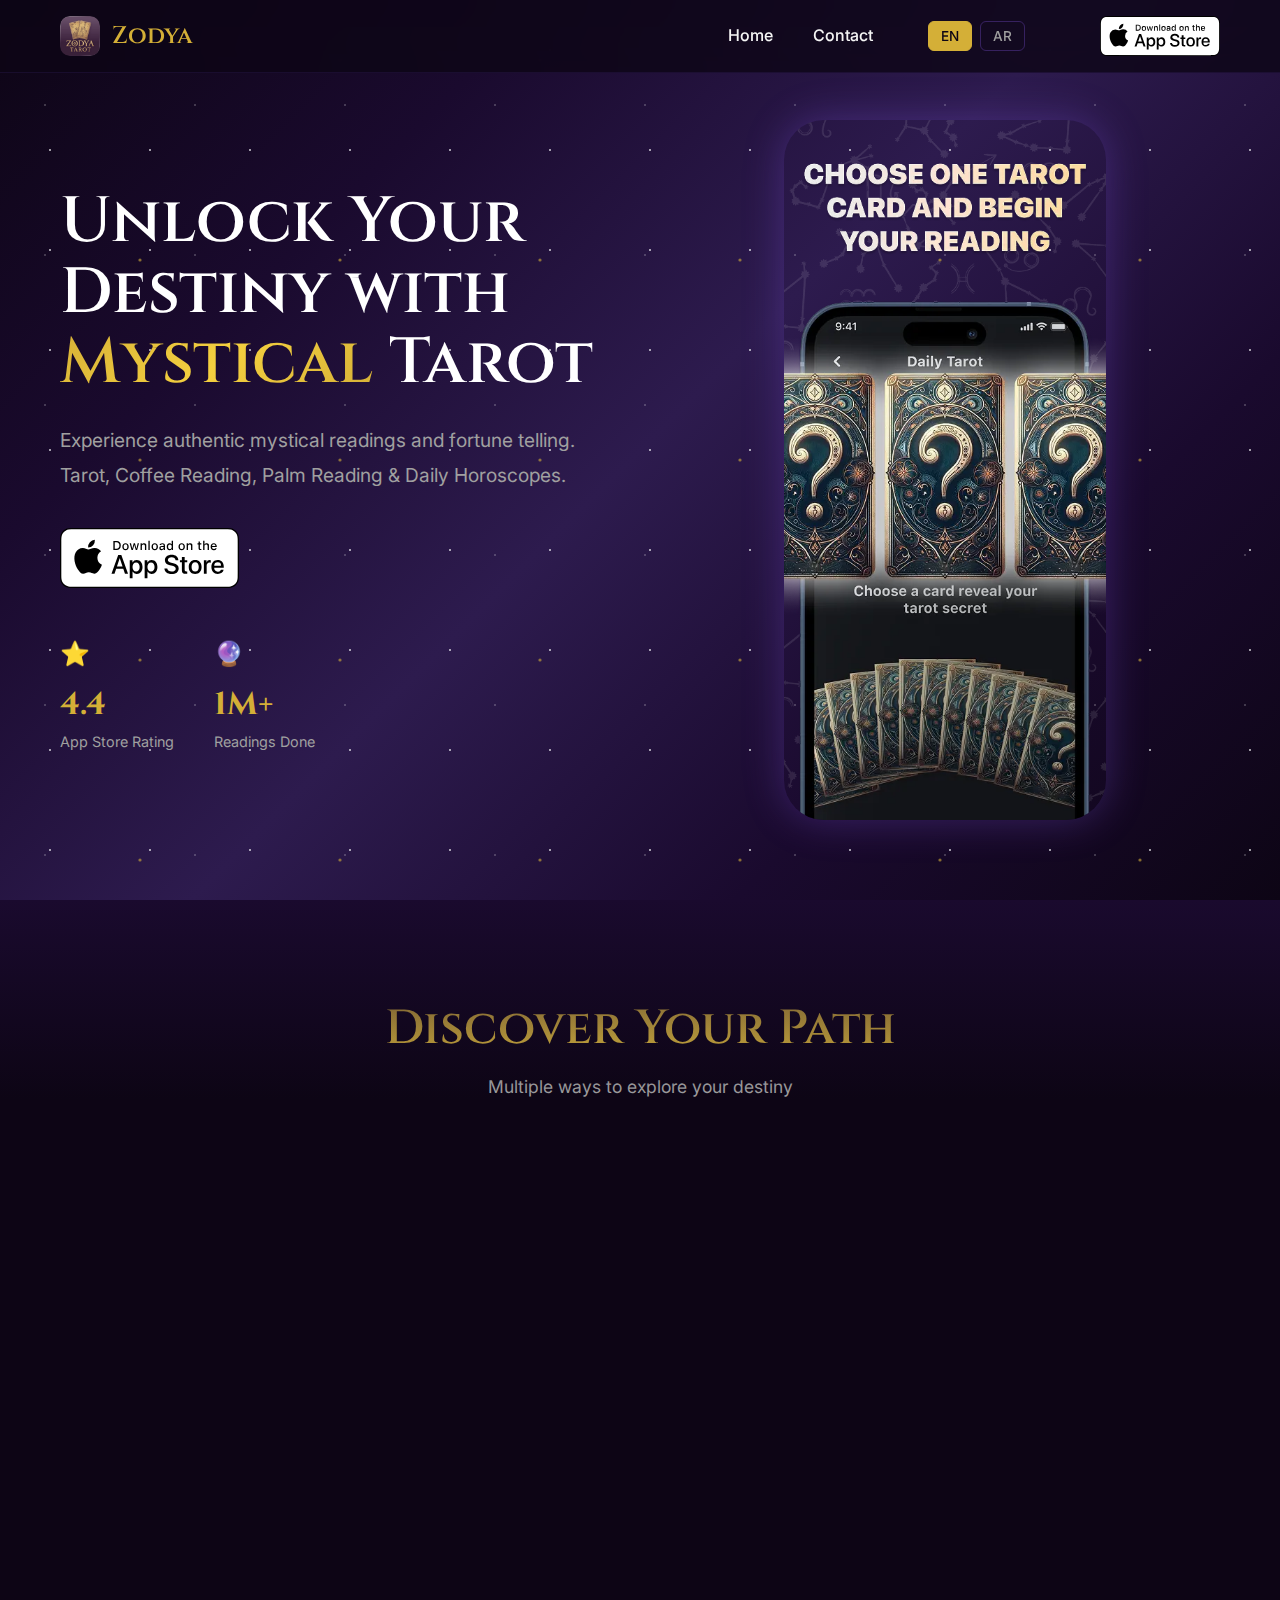
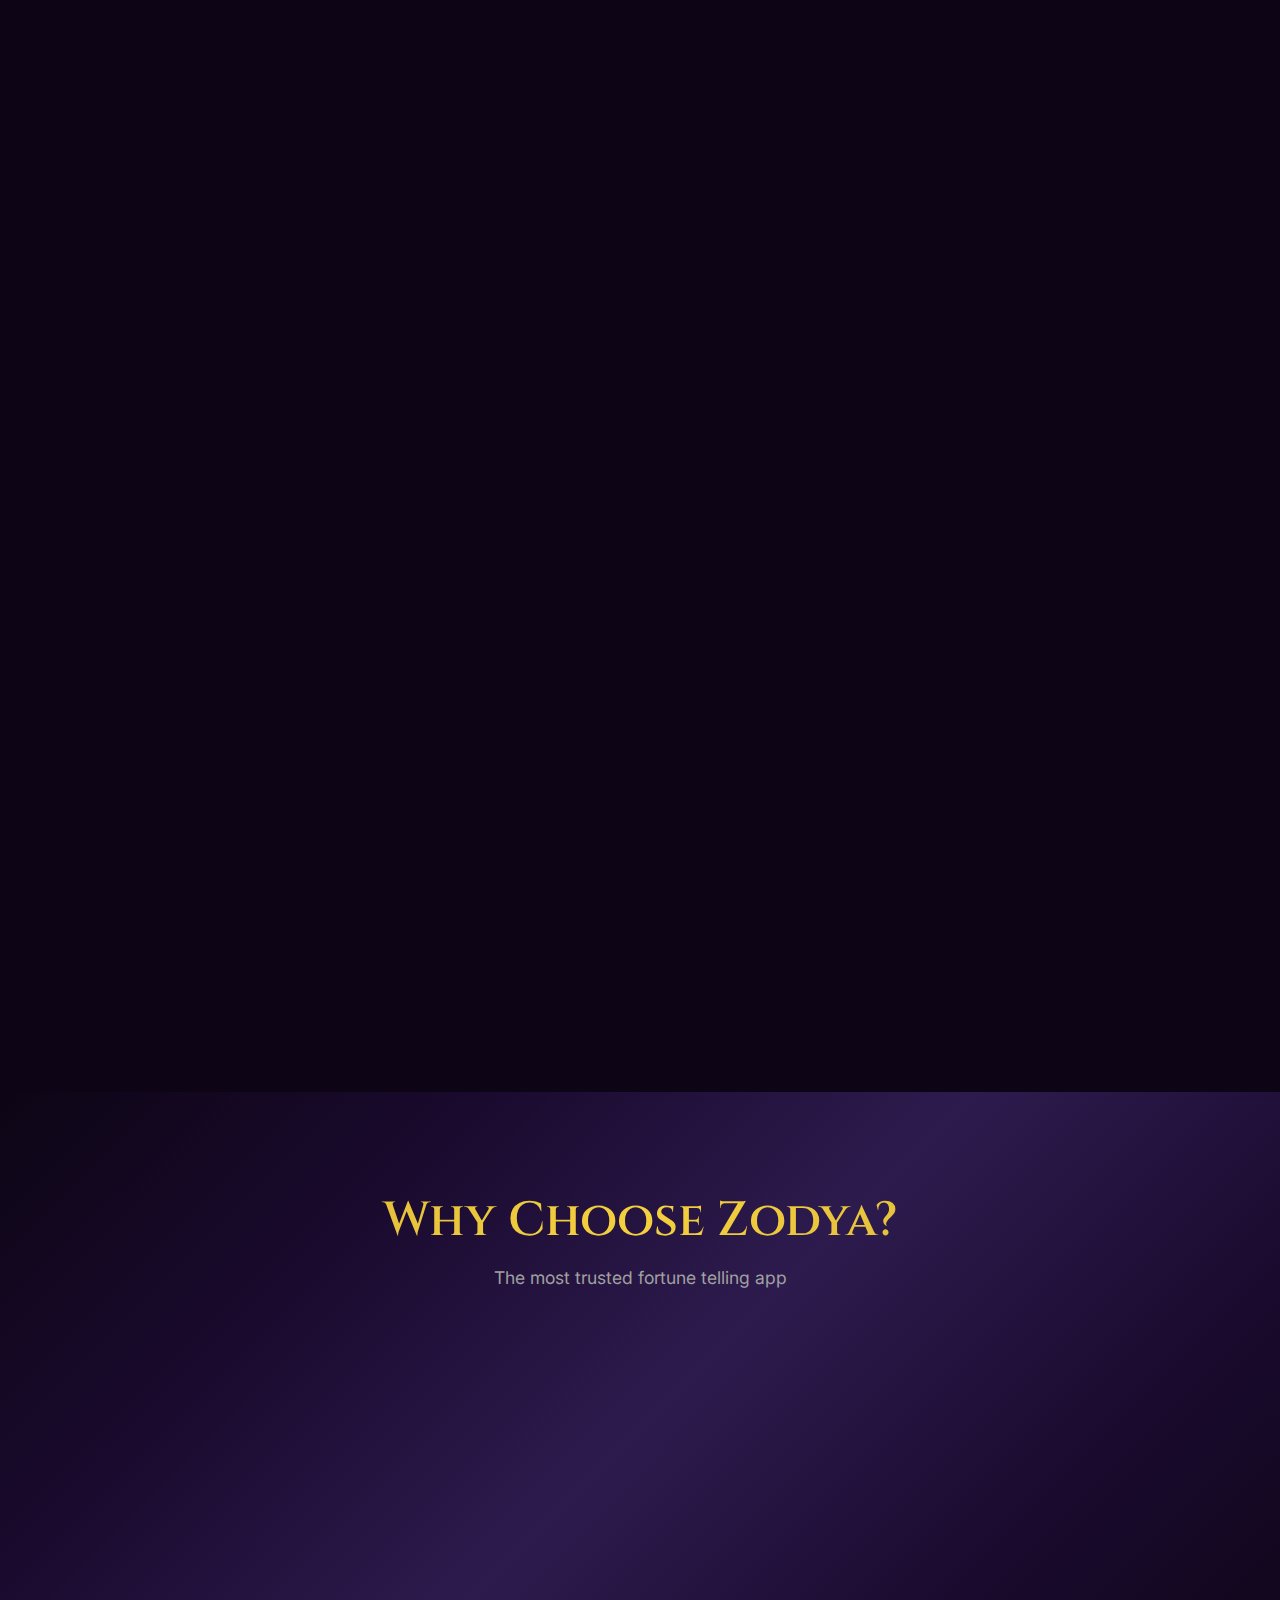
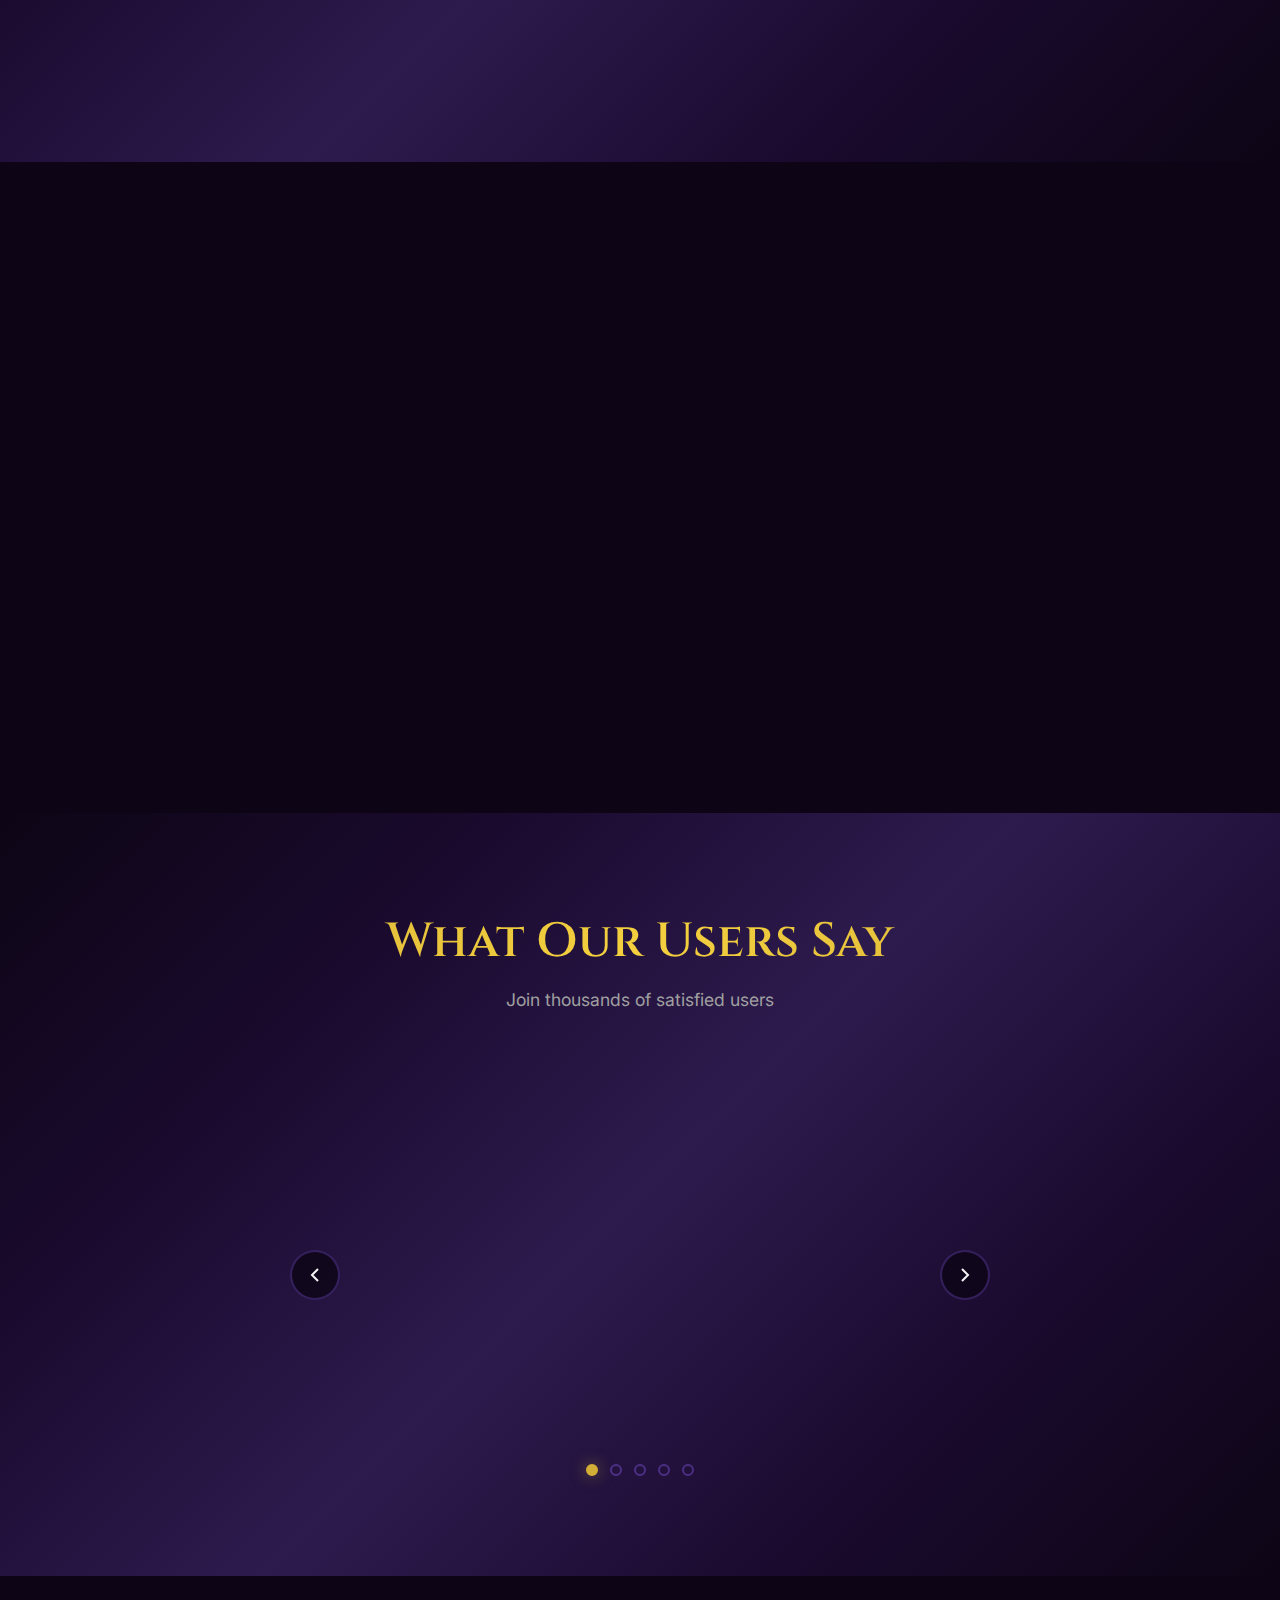
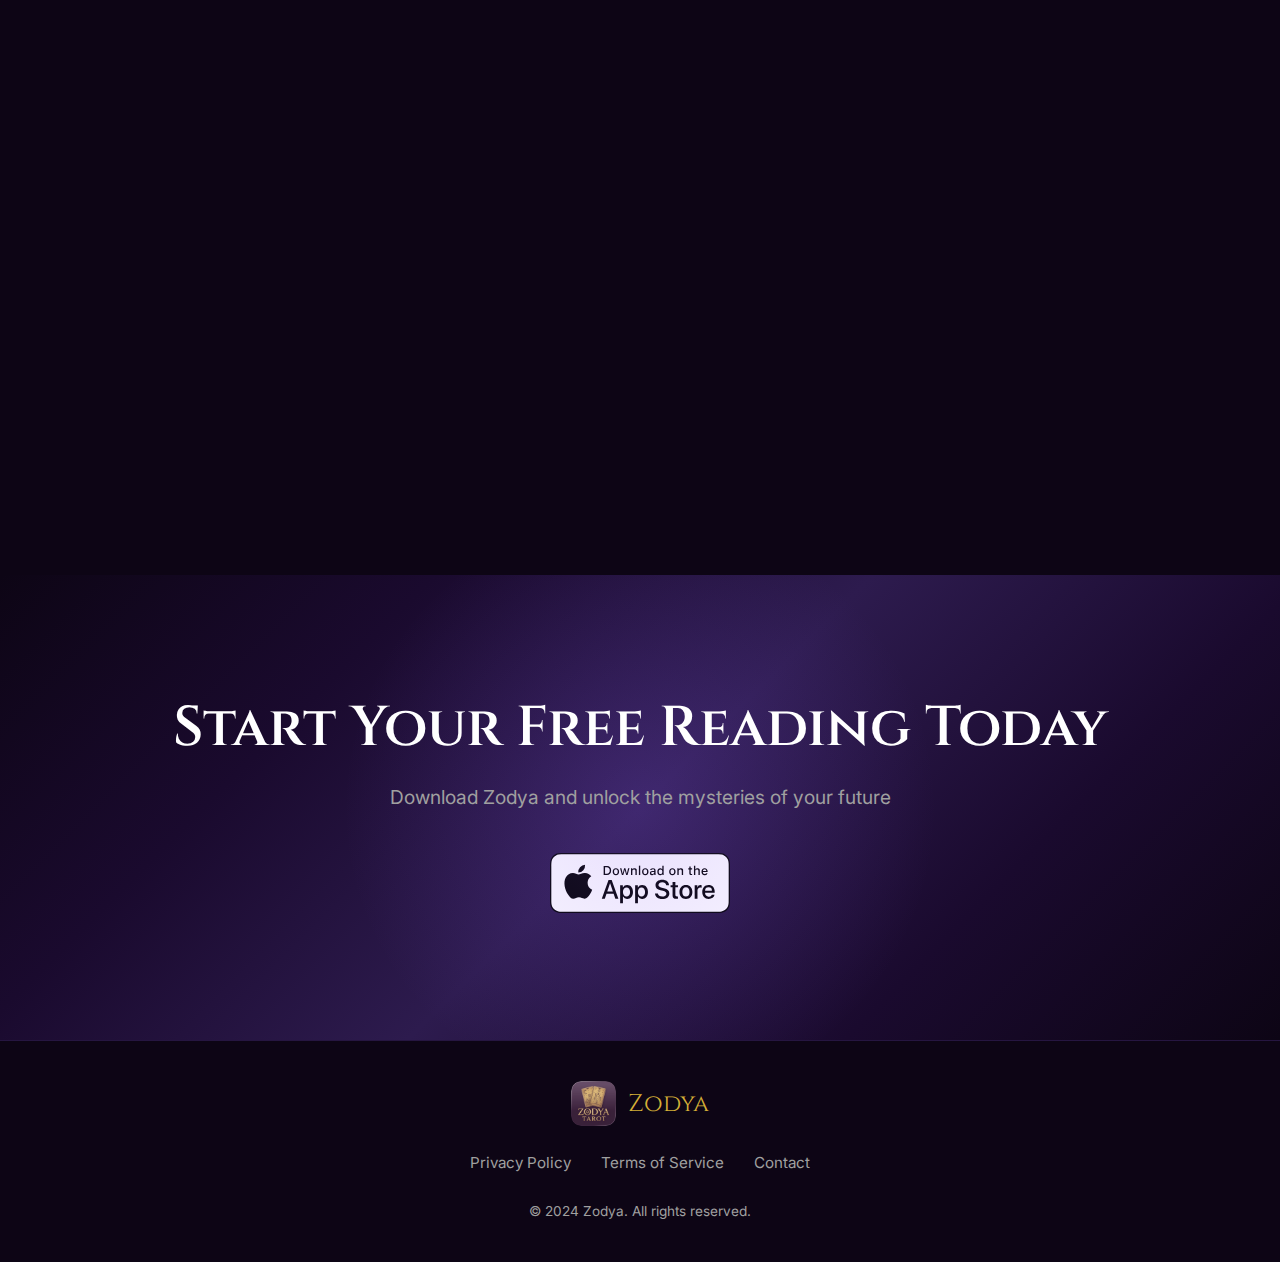
<file: index.html>
<!DOCTYPE html>
<html lang="en" dir="ltr">
<head>
    <meta charset="UTF-8">
    <meta name="viewport" content="width=device-width, initial-scale=1.0">
    <meta name="description" content="Zodya - Accurate tarot readings, coffee cup fortune telling, palm reading, and daily horoscopes. Discover your destiny with mystical guidance.">
    <meta name="keywords" content="tarot, tarot reading, coffee reading, palm reading, horoscope, fortune telling, astrology, zodiac">
    <meta name="author" content="Zodya">

    <!-- Open Graph / Facebook -->
    <meta property="og:type" content="website">
    <meta property="og:url" content="https://zodyatarot.app/">
    <meta property="og:title" content="Zodya - Tarot & Fortune Telling">
    <meta property="og:description" content="Experience mystical tarot readings and fortune telling. Tarot, Coffee Reading, Palm Reading & Daily Horoscopes.">
    <meta property="og:image" content="Assets/zodya-tarot-coffee-reading-ai.png">

    <!-- Twitter -->
    <meta property="twitter:card" content="summary_large_image">
    <meta property="twitter:url" content="https://zodyatarot.app/">
    <meta property="twitter:title" content="Zodya - Tarot & Fortune Telling">
    <meta property="twitter:description" content="Experience mystical tarot readings and fortune telling. Tarot, Coffee Reading, Palm Reading & Daily Horoscopes.">
    <meta property="twitter:image" content="Assets/zodya-tarot-coffee-reading-ai.png">

    <!-- Language Alternates -->
    <link rel="alternate" hreflang="en" href="https://zodyatarot.app/">
    <link rel="alternate" hreflang="ar" href="https://zodyatarot.app/?lang=ar">
    <link rel="alternate" hreflang="x-default" href="https://zodyatarot.app/">

    <!-- Favicon -->
    <link rel="icon" type="image/png" href="Assets/zodya-tarot-coffee-reading-ai.png">
    <link rel="apple-touch-icon" href="Assets/zodya-tarot-coffee-reading-ai.png">

    <!-- Fonts -->
    <link rel="preconnect" href="https://fonts.googleapis.com">
    <link rel="preconnect" href="https://fonts.gstatic.com" crossorigin>
    <link href="https://fonts.googleapis.com/css2?family=Cinzel:wght@400;500;600;700&family=Inter:wght@300;400;500;600&family=Noto+Sans+Arabic:wght@300;400;500;600;700&display=swap" rel="stylesheet">

    <!-- Styles -->
    <link rel="stylesheet" href="css/style.css">

    <title>Zodya - Tarot & Fortune Telling</title>
</head>
<body>
    <!-- Navigation Bar -->
    <nav class="navbar">
        <div class="container navbar-container">
            <a href="/" class="navbar-brand">
                <img src="Assets/zodya-tarot-coffee-reading-ai.png" alt="Zodya Logo" class="navbar-logo">
                <span class="navbar-name">Zodya</span>
            </a>
            <div class="navbar-menu" id="navbarMenu">
                <a href="/" class="navbar-link" data-i18n="nav.home">Home</a>
                <a href="contact.html" class="navbar-link" data-i18n="nav.contact">Contact</a>
                <div class="language-selector" id="language-selector">
                    <button class="lang-btn active" data-lang="en" aria-label="English">EN</button>
                    <button class="lang-btn" data-lang="ar" aria-label="Arabic">AR</button>
                </div>
                <a href="https://apps.apple.com/us/app/zodya-tarot-coffee-reading-ai/id6474906451" class="navbar-cta">
                    <img src="Assets/whiteAppleBadge.svg" alt="Download on the App Store" class="navbar-badge" data-i18n-attr="alt:nav.downloadAlt">
                </a>
            </div>
            <button class="navbar-toggle" id="navbarToggle" aria-label="Toggle menu">
                <span class="navbar-toggle-icon"></span>
            </button>
        </div>
    </nav>

    <!-- Hero Section -->
    <section class="hero">
        <div class="hero-bg">
            <div class="stars"></div>
            <div class="stars2"></div>
            <div class="stars3"></div>
        </div>
        <div class="container hero-content">
            <div class="hero-text">
                <h1 class="hero-title" data-i18n="hero.title">Unlock Your Destiny with <span class="highlight">Mystical</span> Tarot</h1>
                <p class="hero-subtitle" data-i18n="hero.subtitle">Experience authentic mystical readings and fortune telling. Tarot, Coffee Reading, Palm Reading & Daily Horoscopes.</p>
                <div class="hero-cta">
                    <a href="https://apps.apple.com/us/app/zodya-tarot-coffee-reading-ai/id6474906451?itscg=30200&itsct=apps_box_badge&mttnsubad=6474906451" class="app-store-link">
                        <img src="Assets/whiteAppleBadge.svg" alt="Download on the App Store" class="app-store-badge" data-i18n-attr="alt:nav.downloadAlt">
                    </a>
                </div>
                <div class="hero-stats">
                    <div class="stat">
                        <span class="stat-icon">⭐</span>
                        <span class="stat-value">4.4</span>
                        <span class="stat-label" data-i18n="hero.statRating">App Store Rating</span>
                    </div>
                    <div class="stat">
                        <span class="stat-icon">🔮</span>
                        <span class="stat-value">1M+</span>
                        <span class="stat-label" data-i18n="hero.statReadings">Readings Done</span>
                    </div>
                </div>
            </div>
            <div class="hero-image">
                <img src="Assets/tarotreading.webp" alt="Zodya Tarot App Screenshot" class="phone-mockup">
            </div>
        </div>
    </section>

    <!-- Features Section -->
    <section class="features" id="features">
        <div class="container">
            <h2 class="section-title" data-i18n="features.sectionTitle">Discover Your Path</h2>
            <p class="section-subtitle" data-i18n="features.sectionSubtitle">Multiple ways to explore your destiny</p>

            <div class="features-grid">
                <!-- Feature 1: Tarot Reading -->
                <div class="feature-card">
                    <div class="feature-image">
                        <img src="Assets/tarotreading.webp" alt="Tarot Reading">
                    </div>
                    <div class="feature-content">
                        <span class="feature-icon">🔮</span>
                        <h3 class="feature-title" data-i18n="features.tarot.title">Tarot Reading</h3>
                        <p class="feature-description" data-i18n="features.tarot.description">Get accurate tarot interpretations with mystical guidance. Draw cards and receive personalized insights about your past, present, and future.</p>
                    </div>
                </div>

                <!-- Feature 2: Coffee Reading -->
                <div class="feature-card">
                    <div class="feature-image">
                        <img src="Assets/coffeereading.webp" alt="Coffee Cup Reading">
                    </div>
                    <div class="feature-content">
                        <span class="feature-icon">☕</span>
                        <h3 class="feature-title" data-i18n="features.coffee.title">Coffee Cup Reading</h3>
                        <p class="feature-description" data-i18n="features.coffee.description">Upload your coffee cup photo for traditional Turkish fortune telling. Discover the hidden patterns that reveal your destiny.</p>
                    </div>
                </div>

                <!-- Feature 3: Palm Reading -->
                <div class="feature-card">
                    <div class="feature-image">
                        <img src="Assets/palmreading.webp" alt="Palm Reading">
                    </div>
                    <div class="feature-content">
                        <span class="feature-icon">✋</span>
                        <h3 class="feature-title" data-i18n="features.palm.title">Palm Reading</h3>
                        <p class="feature-description" data-i18n="features.palm.description">Discover your life path through detailed palm analysis. Learn about your heart line, head line, life line, and more.</p>
                    </div>
                </div>

                <!-- Feature 4: Daily Horoscope -->
                <div class="feature-card">
                    <div class="feature-image">
                        <img src="Assets/zodiacreading.webp" alt="Daily Horoscope">
                    </div>
                    <div class="feature-content">
                        <span class="feature-icon">⭐</span>
                        <h3 class="feature-title" data-i18n="features.horoscope.title">Daily Horoscope</h3>
                        <p class="feature-description" data-i18n="features.horoscope.description">Personalized daily, weekly, and monthly zodiac insights. Stay aligned with the stars and plan your days accordingly.</p>
                    </div>
                </div>
            </div>
        </div>
    </section>

    <!-- Why Zodya Section -->
    <section class="why-zodya" id="why">
        <div class="container">
            <h2 class="section-title" data-i18n="whyZodya.sectionTitle">Why Choose Zodya?</h2>
            <p class="section-subtitle" data-i18n="whyZodya.sectionSubtitle">The most trusted fortune telling app</p>

            <div class="benefits-grid">
                <div class="benefit-card">
                    <span class="benefit-icon">🎯</span>
                    <h3 class="benefit-title" data-i18n="whyZodya.accurate.title">Accurate Predictions</h3>
                    <p class="benefit-description" data-i18n="whyZodya.accurate.description">Every detail is analyzed for precise readings. Experience authentic fortune telling with mystical guidance.</p>
                </div>

                <div class="benefit-card">
                    <span class="benefit-icon">🔐</span>
                    <h3 class="benefit-title" data-i18n="whyZodya.private.title">Private & Secure</h3>
                    <p class="benefit-description" data-i18n="whyZodya.private.description">Your readings are completely confidential and encrypted. We never share your personal information with third parties.</p>
                </div>

                <div class="benefit-card">
                    <span class="benefit-icon">✨</span>
                    <h3 class="benefit-title" data-i18n="whyZodya.multiple.title">Multiple Reading Types</h3>
                    <p class="benefit-description" data-i18n="whyZodya.multiple.description">Tarot, coffee, palm, and horoscope - all in one app. Everything you need for spiritual guidance in a single place.</p>
                </div>
            </div>
        </div>
    </section>

    <!-- Showcase Section -->
    <section class="showcase">
        <div class="container">
            <div class="showcase-grid">
                <div class="showcase-item">
                    <img src="Assets/coffee_tarot.webp" alt="Coffee and Tarot Reading Features">
                </div>
                <div class="showcase-item">
                    <img src="Assets/palm_zodiac.webp" alt="Palm and Zodiac Reading Features">
                </div>
            </div>
        </div>
    </section>

    <!-- Testimonials Section -->
    <section class="testimonials" id="reviews">
        <div class="container">
            <h2 class="section-title" data-i18n="testimonials.sectionTitle">What Our Users Say</h2>
            <p class="section-subtitle" data-i18n="testimonials.sectionSubtitle">Join thousands of satisfied users</p>

            <div class="testimonials-slider">
                <button class="slider-arrow slider-prev" aria-label="Previous testimonial" data-i18n-attr="aria-label:slider.prevAriaLabel">
                    <svg width="24" height="24" viewBox="0 0 24 24" fill="none" stroke="currentColor" stroke-width="2">
                        <path d="M15 18l-6-6 6-6"/>
                    </svg>
                </button>

                <div class="slider-container">
                    <div class="slider-track">
                        <div class="testimonial-card" data-index="0">
                            <div class="testimonial-stars">⭐⭐⭐⭐⭐</div>
                            <p class="testimonial-text" data-i18n="testimonials.review1.text">"The tarot readings are incredibly accurate! I use it every morning to set my intentions for the day. It's become an essential part of my routine."</p>
                            <div class="testimonial-author">
                                <span class="author-name" data-i18n="testimonials.review1.author">Sarah M.</span>
                                <span class="author-location" data-i18n="testimonials.review1.location">New York, USA</span>
                            </div>
                        </div>

                        <div class="testimonial-card" data-index="1">
                            <div class="testimonial-stars">⭐⭐⭐⭐⭐</div>
                            <p class="testimonial-text" data-i18n="testimonials.review2.text">"Finally an app that does authentic Turkish coffee reading! My grandmother used to read my cup, and this brings back those memories with amazing accuracy."</p>
                            <div class="testimonial-author">
                                <span class="author-name" data-i18n="testimonials.review2.author">Elif K.</span>
                                <span class="author-location" data-i18n="testimonials.review2.location">Istanbul, Turkey</span>
                            </div>
                        </div>

                        <div class="testimonial-card" data-index="2">
                            <div class="testimonial-stars">⭐⭐⭐⭐⭐</div>
                            <p class="testimonial-text" data-i18n="testimonials.review3.text">"My daily horoscopes are spot on. Highly recommend! The personalization makes it feel like it was written just for me."</p>
                            <div class="testimonial-author">
                                <span class="author-name" data-i18n="testimonials.review3.author">James L.</span>
                                <span class="author-location" data-i18n="testimonials.review3.location">London, UK</span>
                            </div>
                        </div>

                        <div class="testimonial-card" data-index="3">
                            <div class="testimonial-stars">⭐⭐⭐⭐⭐</div>
                            <p class="testimonial-text" data-i18n="testimonials.review4.text">"Love the palm reading feature. So detailed and insightful. I learned things about myself I never knew before!"</p>
                            <div class="testimonial-author">
                                <span class="author-name" data-i18n="testimonials.review4.author">Maria G.</span>
                                <span class="author-location" data-i18n="testimonials.review4.location">Barcelona, Spain</span>
                            </div>
                        </div>

                        <div class="testimonial-card" data-index="4">
                            <div class="testimonial-stars">⭐⭐⭐⭐⭐</div>
                            <p class="testimonial-text" data-i18n="testimonials.review5.text">"Best fortune telling app I've ever used. Worth every penny! The variety of readings keeps me coming back every day."</p>
                            <div class="testimonial-author">
                                <span class="author-name" data-i18n="testimonials.review5.author">David R.</span>
                                <span class="author-location" data-i18n="testimonials.review5.location">Sydney, Australia</span>
                            </div>
                        </div>
                    </div>
                </div>

                <button class="slider-arrow slider-next" aria-label="Next testimonial" data-i18n-attr="aria-label:slider.nextAriaLabel">
                    <svg width="24" height="24" viewBox="0 0 24 24" fill="none" stroke="currentColor" stroke-width="2">
                        <path d="M9 18l6-6-6-6"/>
                    </svg>
                </button>

                <div class="slider-dots">
                    <button class="slider-dot active" data-index="0" aria-label="Go to testimonial 1"></button>
                    <button class="slider-dot" data-index="1" aria-label="Go to testimonial 2"></button>
                    <button class="slider-dot" data-index="2" aria-label="Go to testimonial 3"></button>
                    <button class="slider-dot" data-index="3" aria-label="Go to testimonial 4"></button>
                    <button class="slider-dot" data-index="4" aria-label="Go to testimonial 5"></button>
                </div>
            </div>
        </div>
    </section>

    <!-- App Store Rating Section -->
    <section class="app-rating">
        <div class="container">
            <div class="rating-card">
                <div class="rating-content">
                    <div class="rating-stars">
                        <span>⭐⭐⭐⭐⭐</span>
                    </div>
                    <div class="rating-score">4.4 <span class="rating-max">/ 5</span></div>
                    <p class="rating-text" data-i18n="rating.basedOn">Based on App Store reviews</p>
                    <p class="rating-subtext" data-i18n="rating.joinText">Join thousands of users discovering their destiny</p>
                </div>
                <div class="rating-badges">
                    <a href="https://apps.apple.com/us/app/zodya-tarot-coffee-reading-ai/id6474906451?itscg=30200&itsct=apps_box_badge&mttnsubad=6474906451" class="app-store-link">
                        <img src="Assets/whiteAppleBadge.svg" alt="Download on the App Store" class="app-store-badge-large" data-i18n-attr="alt:nav.downloadAlt">
                    </a>
                    <div class="qr-code">
                        <img src="Assets/qr-code.png" alt="Scan to Download">
                        <span data-i18n="rating.scanToDownload">Scan to download</span>
                    </div>
                </div>
            </div>
        </div>
    </section>

    <!-- Final CTA Section -->
    <section class="final-cta">
        <div class="container">
            <h2 class="cta-title" data-i18n="cta.title">Start Your Free Reading Today</h2>
            <p class="cta-subtitle" data-i18n="cta.subtitle">Download Zodya and unlock the mysteries of your future</p>
            <a href="https://apps.apple.com/us/app/zodya-tarot-coffee-reading-ai/id6474906451?itscg=30200&itsct=apps_box_badge&mttnsubad=6474906451" class="app-store-link">
                <img src="Assets/whiteAppleBadge.svg" alt="Download on the App Store" class="app-store-badge" data-i18n-attr="alt:nav.downloadAlt">
            </a>
        </div>
    </section>

    <!-- Footer / Contact -->
    <footer class="footer" id="contact">
        <div class="container">
            <div class="footer-content">
                <div class="footer-brand">
                    <img src="Assets/zodya-tarot-coffee-reading-ai.png" alt="Zodya Logo" class="footer-logo">
                    <span class="footer-name">Zodya</span>
                </div>
                <nav class="footer-links">
                    <a href="privacy.html" data-i18n="footer.privacy">Privacy Policy</a>
                    <a href="terms.html" data-i18n="footer.terms">Terms of Service</a>
                    <a href="mailto:appskiesltd@gmail.com" data-i18n="footer.contact">Contact</a>
                </nav>
                <p class="footer-copyright">&copy; <span data-i18n="footer.copyright">2024 Zodya. All rights reserved.</span></p>
            </div>
        </div>
    </footer>

    <!-- Scripts -->
    <script src="js/i18n.js"></script>
    <script src="js/main.js"></script>
</body>
</html>
</file>
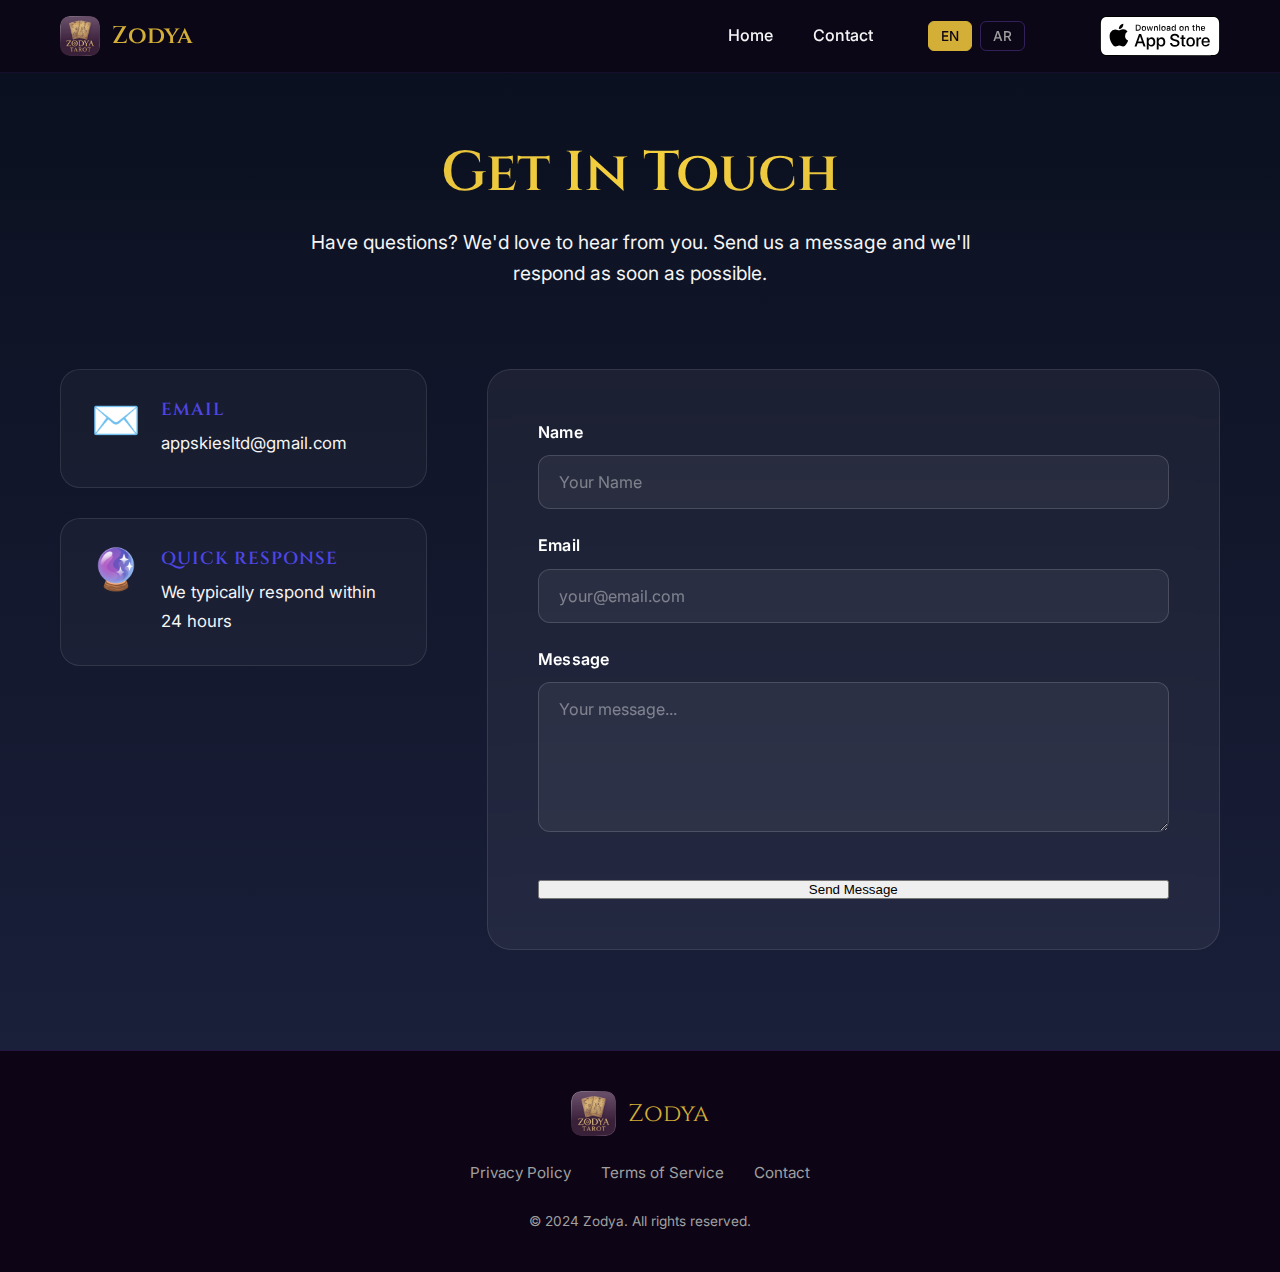
<file: contact.html>
<!DOCTYPE html>
<html lang="en" dir="ltr">
<head>
    <meta charset="UTF-8">
    <meta name="viewport" content="width=device-width, initial-scale=1.0">
    <meta name="description" content="Contact Zodya - Get in touch for support or inquiries about tarot readings and fortune telling.">
    <title>Contact - Zodya</title>
    <link rel="icon" type="image/png" href="Assets/zodya-tarot-coffee-reading-ai.png">
    <link rel="preconnect" href="https://fonts.googleapis.com">
    <link rel="preconnect" href="https://fonts.gstatic.com" crossorigin>
    <link href="https://fonts.googleapis.com/css2?family=Cinzel:wght@400;500;600;700&family=Inter:wght@300;400;500;600;700&family=Noto+Sans+Arabic:wght@300;400;500;600;700&display=swap" rel="stylesheet">
    <link rel="stylesheet" href="css/style.css">
</head>
<body>
    <nav class="navbar">
        <div class="container navbar-container">
            <a href="/" class="navbar-brand">
                <img src="Assets/zodya-tarot-coffee-reading-ai.png" alt="Zodya Logo" class="navbar-logo">
                <span class="navbar-name">Zodya</span>
            </a>
            <div class="navbar-menu" id="navbarMenu">
                <a href="index.html" class="navbar-link" data-i18n="nav.home">Home</a>
                <a href="contact.html" class="navbar-link active" data-i18n="nav.contact">Contact</a>
                <div class="language-selector" id="language-selector">
                    <button class="lang-btn active" data-lang="en">EN</button>
                    <button class="lang-btn" data-lang="ar">AR</button>
                </div>
                <a href="https://apps.apple.com/us/app/zodya-tarot-coffee-reading-ai/id6474906451" class="navbar-cta">
                    <img src="Assets/whiteAppleBadge.svg" alt="Download" class="navbar-badge">
                </a>
            </div>
            <button class="navbar-toggle" id="navbarToggle"><span class="navbar-toggle-icon"></span></button>
        </div>
    </nav>

    <section class="contact-section">
        <div class="container">
            <div class="contact-header">
                <h1 class="section-title" data-i18n="contact.title">Get In Touch</h1>
                <p class="section-subtitle" data-i18n="contact.subtitle">Have questions? We'd love to hear from you.</p>
            </div>
            <div class="contact-content">
                <div class="contact-info">
                    <div class="info-item">
                        <span class="info-icon">✉️</span>
                        <div>
                            <h3 data-i18n="contact.info.emailTitle">Email</h3>
                            <p data-i18n="contact.info.emailValue">appskiesltd@gmail.com</p>
                        </div>
                    </div>
                    <div class="info-item">
                        <span class="info-icon">🔮</span>
                        <div>
                            <h3 data-i18n="contact.info.responseTitle">Quick Response</h3>
                            <p data-i18n="contact.info.responseValue">We typically respond within 24 hours</p>
                        </div>
                    </div>
                </div>
                <div class="contact-form-wrapper">
                    <form class="contact-form" id="contactForm" action="https://api.web3forms.com/submit" method="POST">
                        <input type="hidden" name="access_key" value="e549a701-abc5-4e7c-9537-79efd76bed1f">
                        <input type="checkbox" name="botcheck" style="display: none;">
                        <div class="form-group">
                            <label for="name" data-i18n="contact.form.nameLabel">Name</label>
                            <input type="text" id="name" name="name" data-i18n-attr="placeholder:contact.form.namePlaceholder" required>
                        </div>
                        <div class="form-group">
                            <label for="email" data-i18n="contact.form.emailLabel">Email</label>
                            <input type="email" id="email" name="email" data-i18n-attr="placeholder:contact.form.emailPlaceholder" required>
                        </div>
                        <div class="form-group">
                            <label for="message" data-i18n="contact.form.messageLabel">Message</label>
                            <textarea id="message" name="message" data-i18n-attr="placeholder:contact.form.messagePlaceholder" rows="5" required></textarea>
                        </div>
                        <div class="h-captcha" data-captcha="true"></div>
                        <button type="submit" class="btn btn-primary">
                            <span class="btn-text" data-i18n="contact.form.submitBtn">Send Message</span>
                            <span class="btn-loader" style="display: none;"><span class="spinner"></span> <span data-i18n="contact.form.sending">Sending...</span></span>
                        </button>
                        <div id="formStatus" class="form-status" style="display: none;"></div>
                    </form>
                </div>
            </div>
        </div>
    </section>

    <footer class="footer">
        <div class="container">
            <div class="footer-content">
                <div class="footer-brand">
                    <img src="Assets/zodya-tarot-coffee-reading-ai.png" alt="Zodya Logo" class="footer-logo">
                    <span class="footer-name">Zodya</span>
                </div>
                <nav class="footer-links">
                    <a href="privacy.html">Privacy Policy</a>
                    <a href="terms.html">Terms of Service</a>
                    <a href="contact.html" data-i18n="nav.contact">Contact</a>
                </nav>
                <p class="footer-copyright">&copy; 2024 Zodya. All rights reserved.</p>
            </div>
        </div>
    </footer>

    <script src="js/i18n.js"></script>
    <script src="js/main.js"></script>
    <script src="https://web3forms.com/client/script.js" async defer></script>
</body>
</html>
</file>
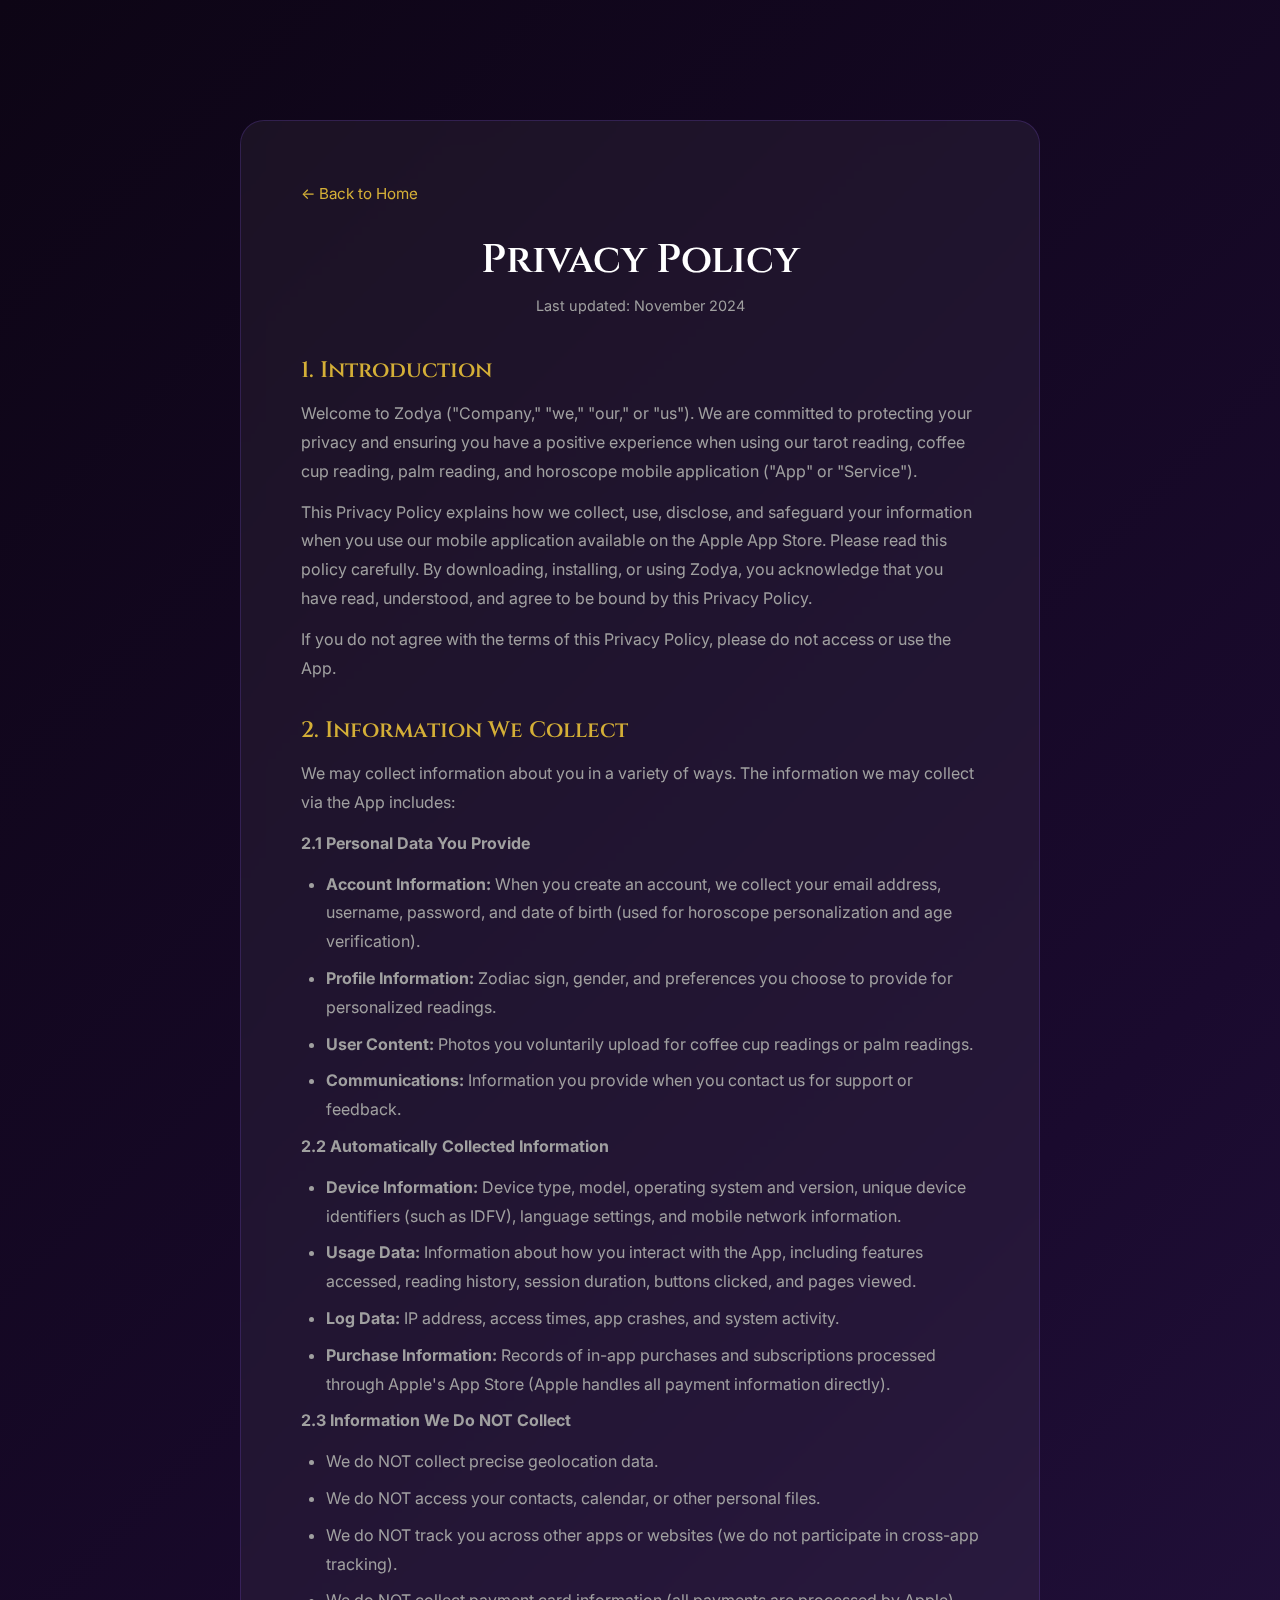
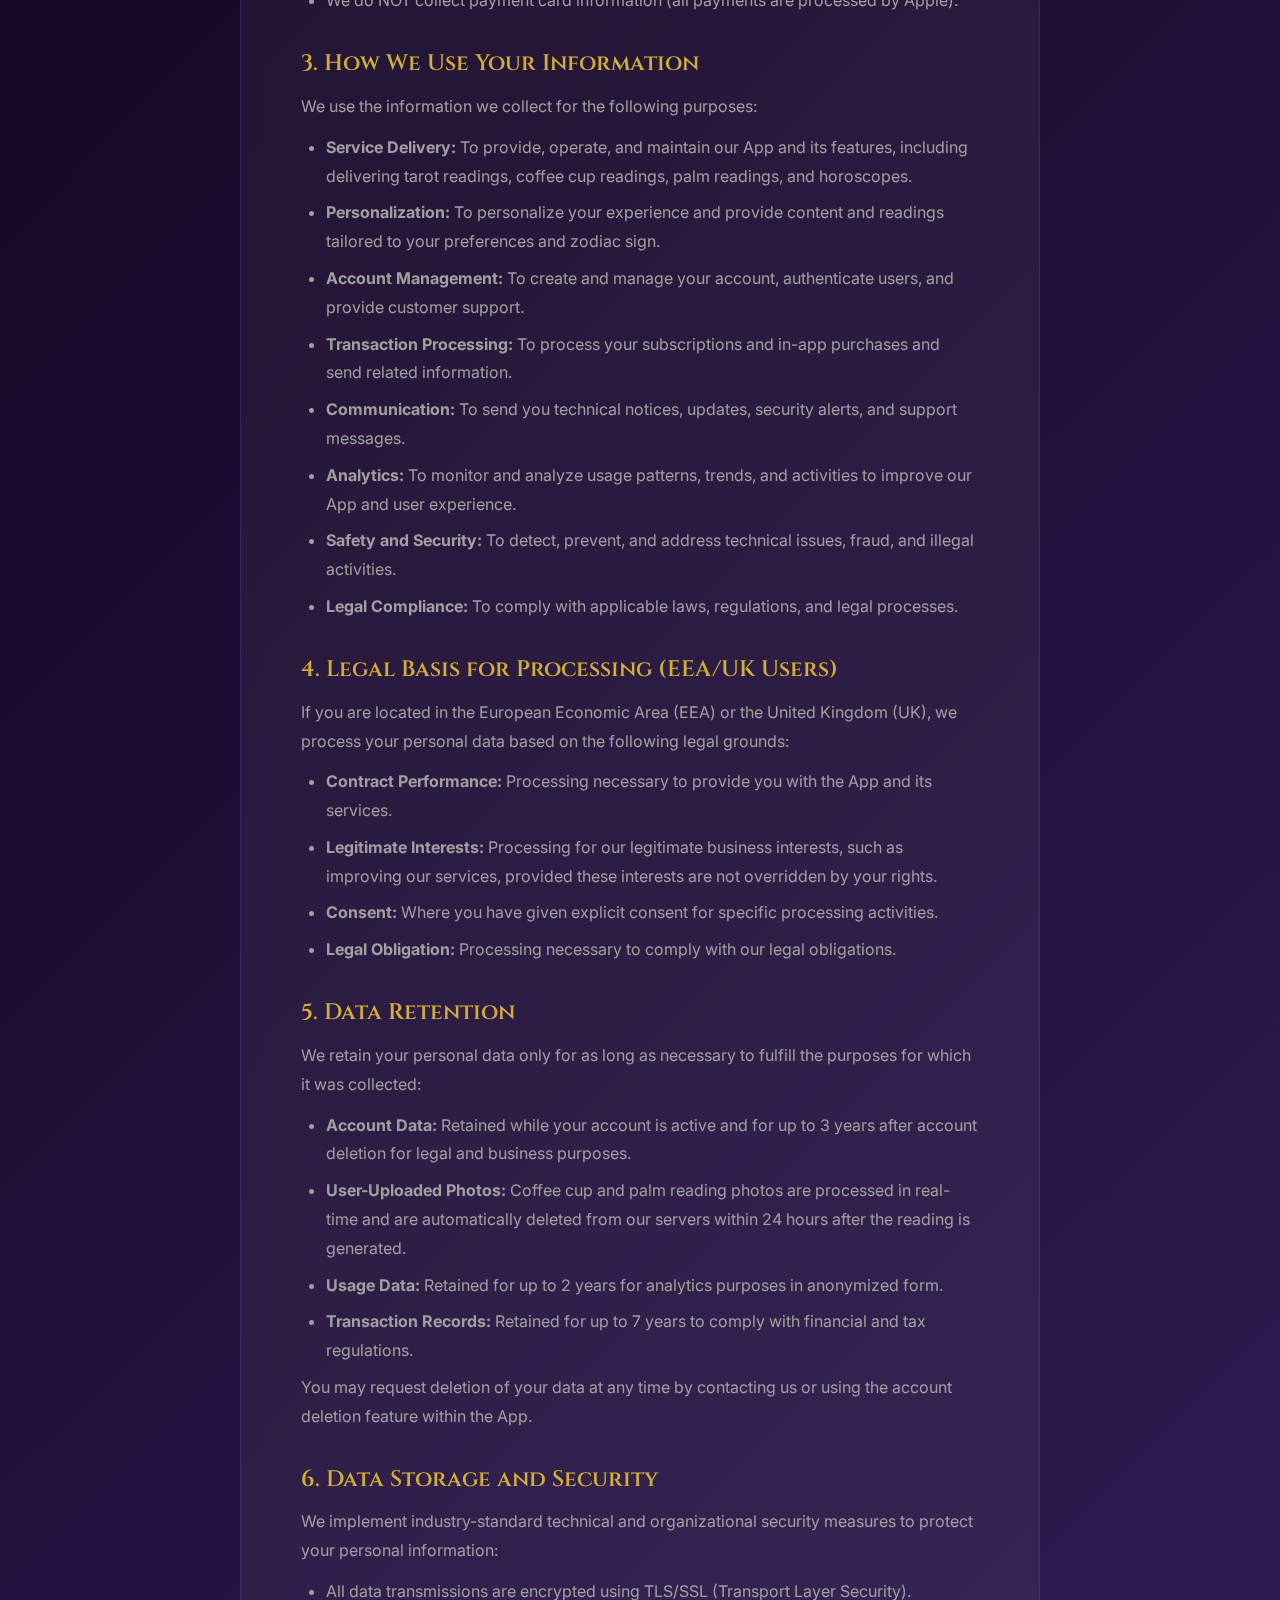
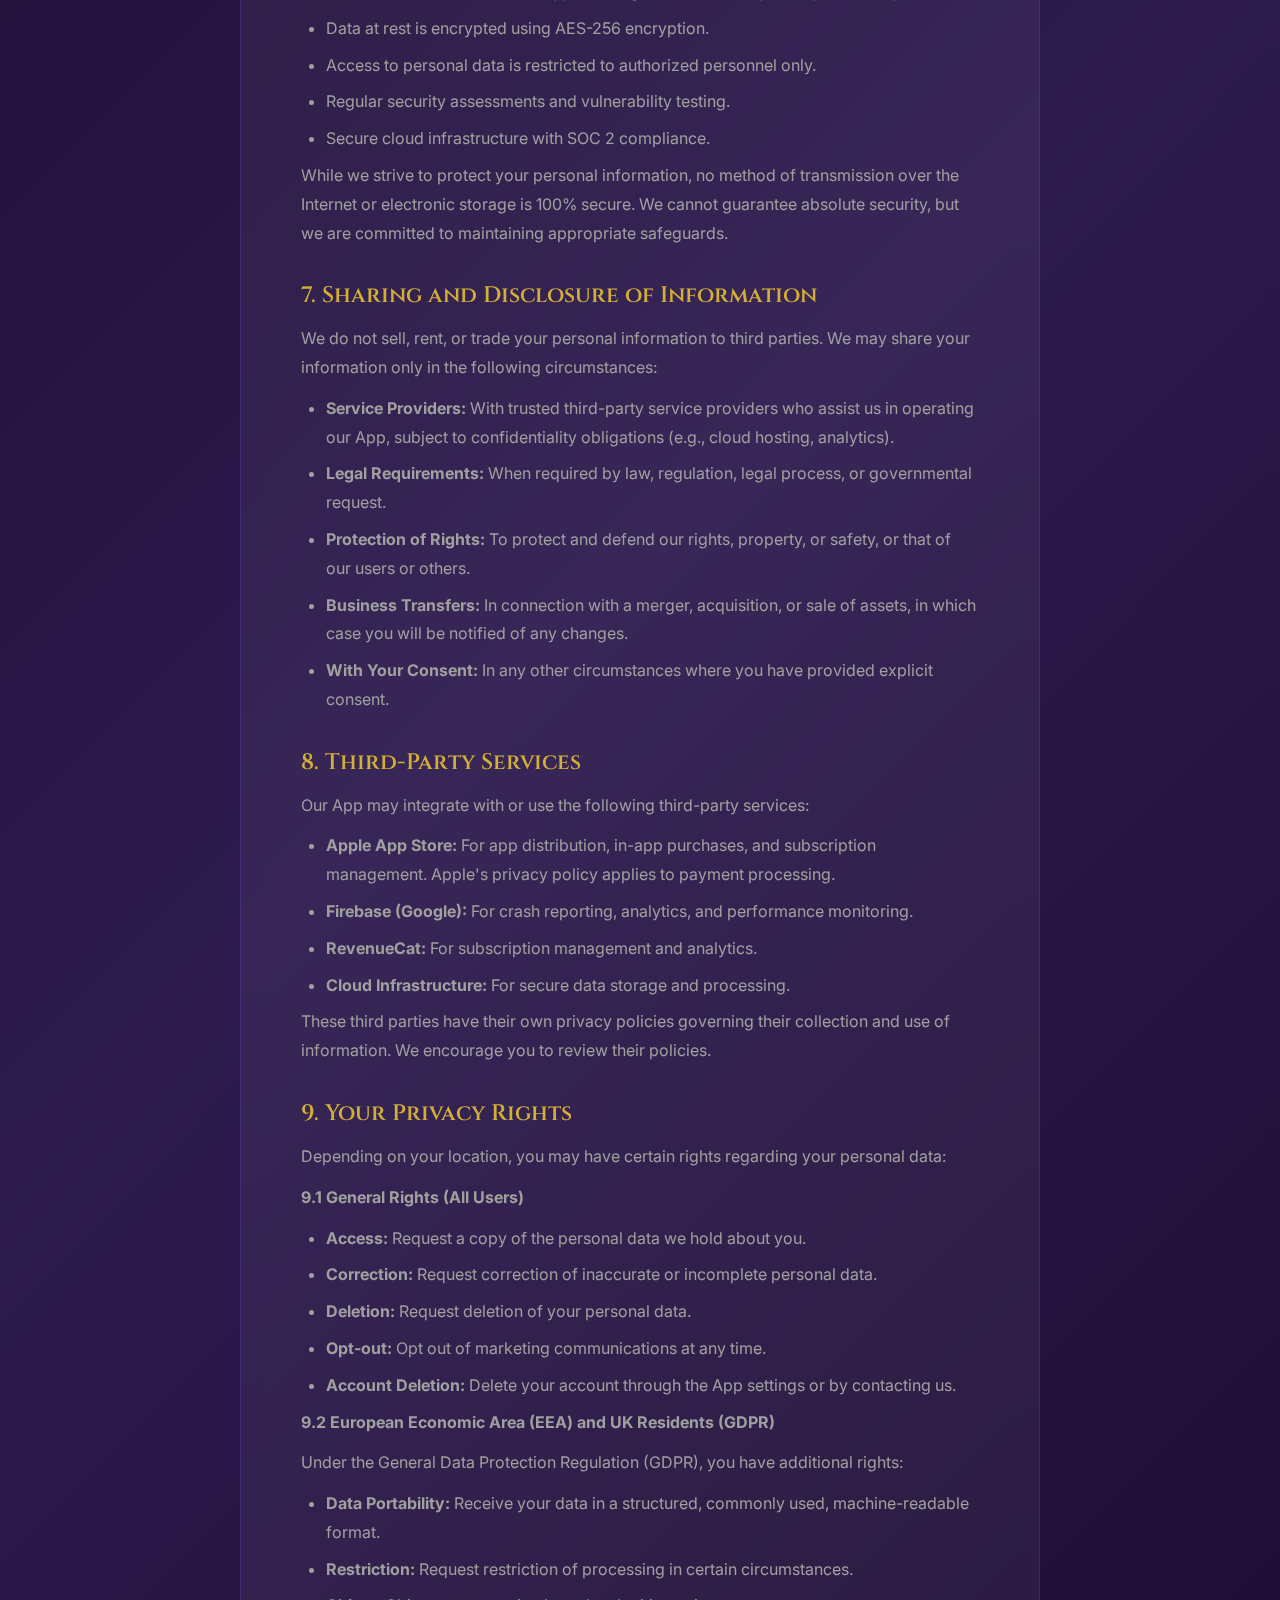
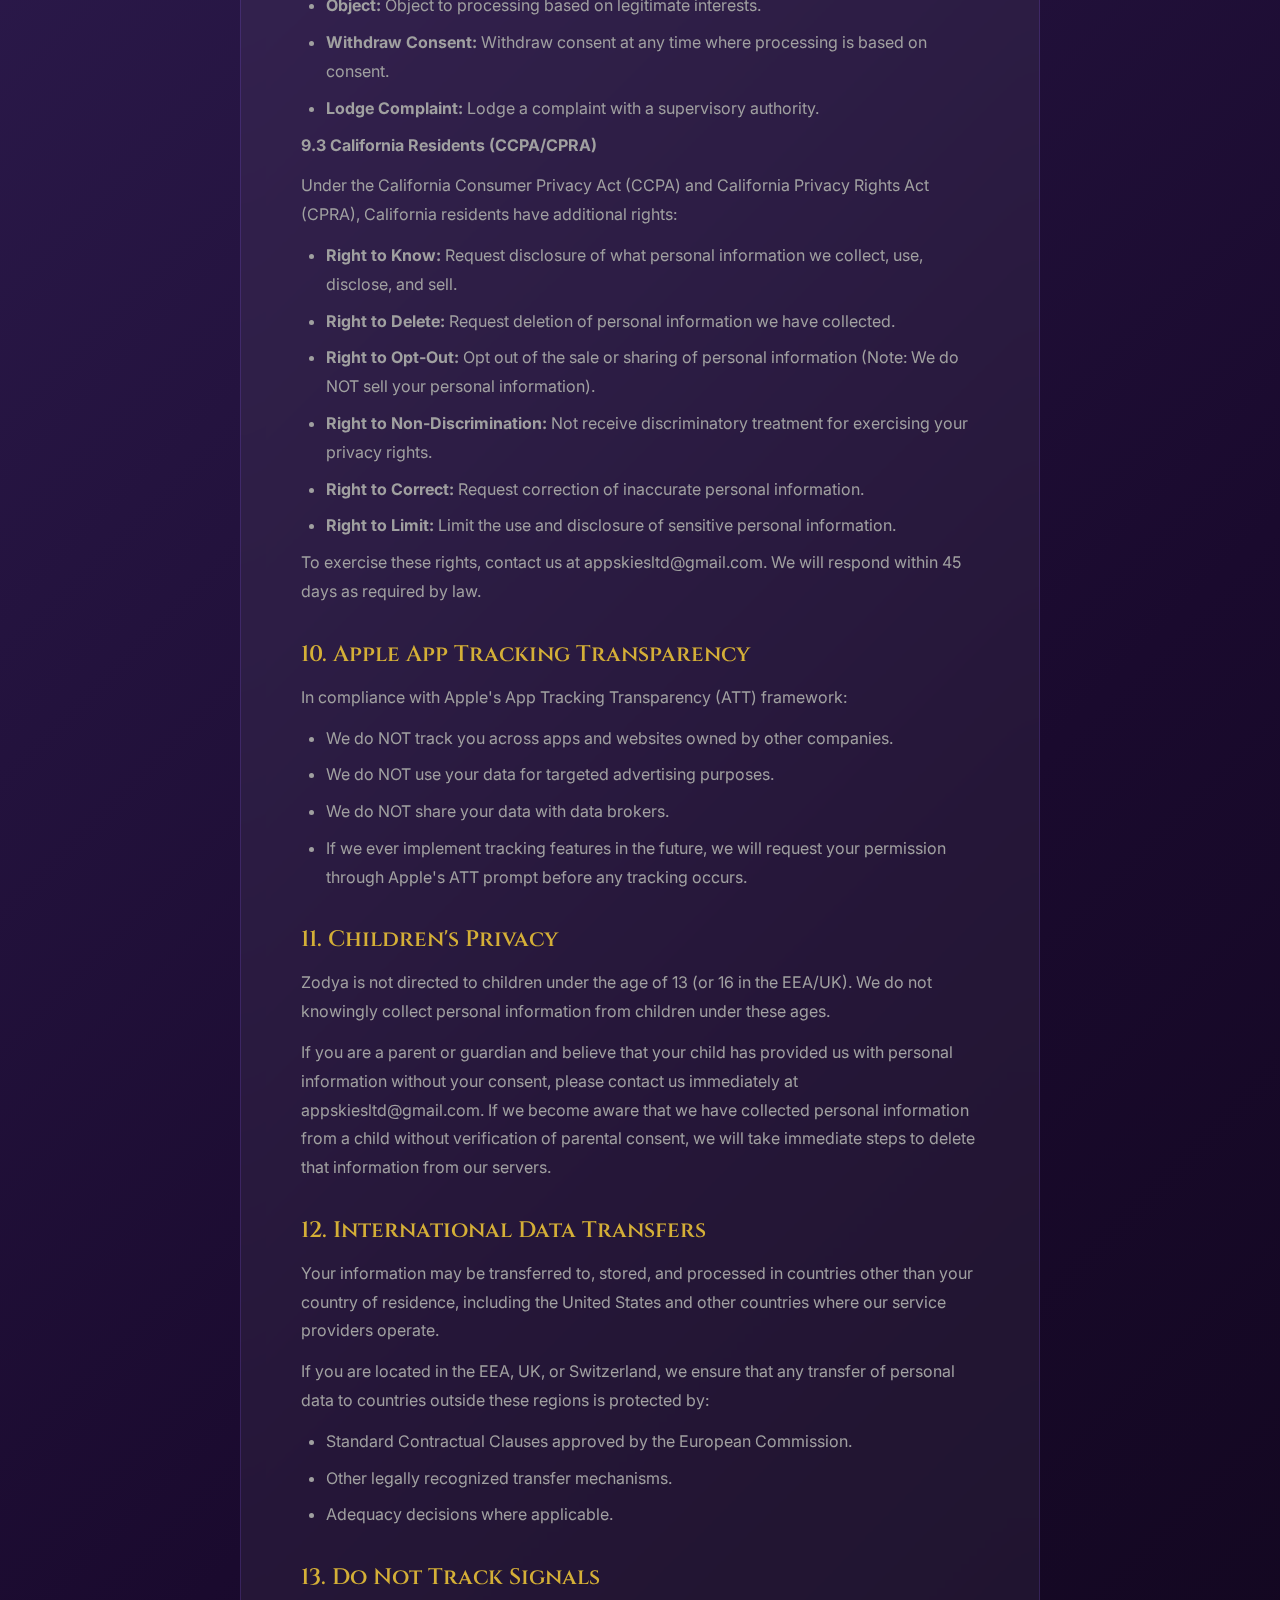
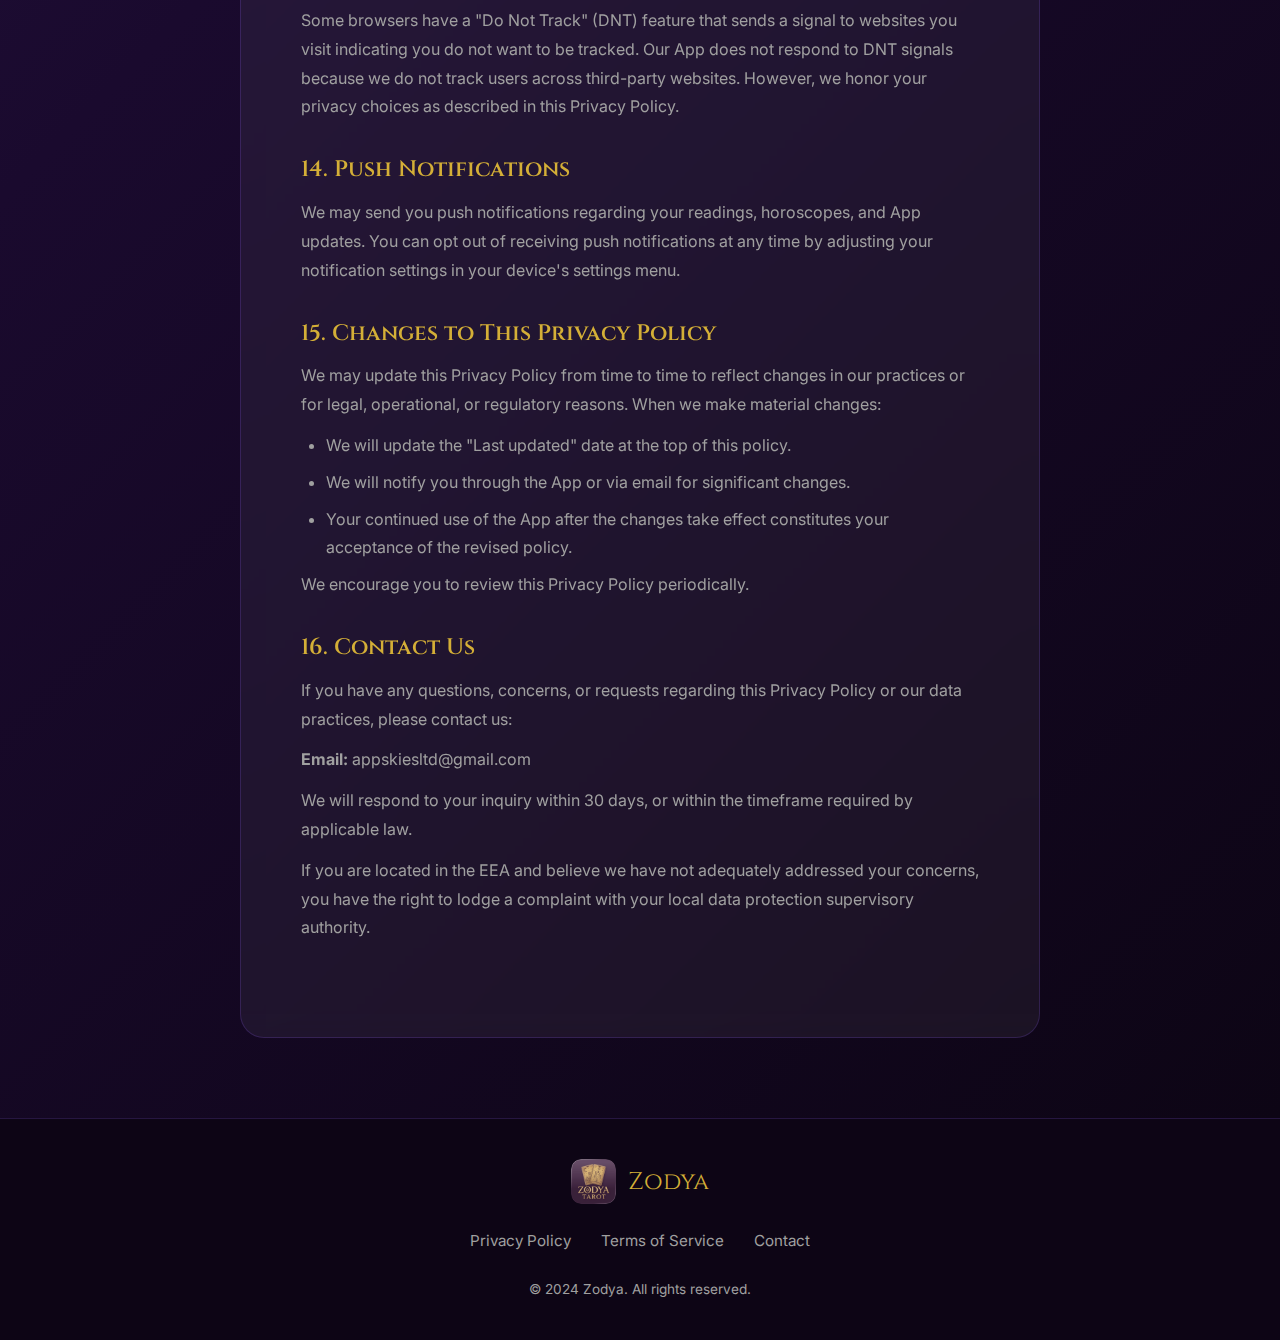
<file: privacy.html>
<!DOCTYPE html>
<html lang="en">
<head>
    <meta charset="UTF-8">
    <meta name="viewport" content="width=device-width, initial-scale=1.0">
    <meta name="description" content="Zodya Privacy Policy - Learn how we protect your data and privacy.">
    <title>Privacy Policy - Zodya</title>

    <!-- Favicon -->
    <link rel="icon" type="image/png" href="Assets/zodya-tarot-coffee-reading-ai.png">
    <link rel="apple-touch-icon" href="Assets/zodya-tarot-coffee-reading-ai.png">

    <!-- Fonts -->
    <link rel="preconnect" href="https://fonts.googleapis.com">
    <link rel="preconnect" href="https://fonts.gstatic.com" crossorigin>
    <link href="https://fonts.googleapis.com/css2?family=Cinzel:wght@400;500;600;700&family=Inter:wght@300;400;500;600&display=swap" rel="stylesheet">

    <!-- Styles -->
    <link rel="stylesheet" href="css/style.css">
    <style>
        .legal-page {
            min-height: 100vh;
            padding: 120px 0 80px;
            background: var(--gradient-mystical);
        }

        .legal-content {
            max-width: 800px;
            margin: 0 auto;
            background: var(--card-bg);
            backdrop-filter: blur(10px);
            border: 1px solid rgba(139, 92, 246, 0.2);
            border-radius: 24px;
            padding: 60px;
        }

        .legal-title {
            font-size: 2.5rem;
            margin-bottom: 10px;
            text-align: center;
        }

        .legal-updated {
            text-align: center;
            color: var(--text-muted);
            margin-bottom: 40px;
            font-size: 0.9rem;
        }

        .legal-section {
            margin-bottom: 35px;
        }

        .legal-section h2 {
            font-size: 1.4rem;
            color: var(--accent-gold);
            margin-bottom: 15px;
            font-family: var(--font-heading);
        }

        .legal-section p, .legal-section li {
            color: var(--text-muted);
            line-height: 1.8;
            margin-bottom: 12px;
        }

        .legal-section ul {
            padding-left: 25px;
        }

        .legal-section li {
            margin-bottom: 8px;
        }

        .back-link {
            display: inline-flex;
            align-items: center;
            gap: 8px;
            color: var(--accent-gold);
            text-decoration: none;
            margin-bottom: 30px;
            font-size: 0.95rem;
            transition: var(--transition-fast);
        }

        .back-link:hover {
            color: var(--accent-violet);
        }

        @media (max-width: 768px) {
            .legal-content {
                padding: 40px 25px;
                margin: 0 15px;
            }

            .legal-title {
                font-size: 2rem;
            }
        }
    </style>
</head>
<body>
    <section class="legal-page">
        <div class="container">
            <div class="legal-content">
                <a href="/" class="back-link">← Back to Home</a>

                <h1 class="legal-title">Privacy Policy</h1>
                <p class="legal-updated">Last updated: November 2024</p>

                <div class="legal-section">
                    <h2>1. Introduction</h2>
                    <p>Welcome to Zodya ("Company," "we," "our," or "us"). We are committed to protecting your privacy and ensuring you have a positive experience when using our tarot reading, coffee cup reading, palm reading, and horoscope mobile application ("App" or "Service").</p>
                    <p>This Privacy Policy explains how we collect, use, disclose, and safeguard your information when you use our mobile application available on the Apple App Store. Please read this policy carefully. By downloading, installing, or using Zodya, you acknowledge that you have read, understood, and agree to be bound by this Privacy Policy.</p>
                    <p>If you do not agree with the terms of this Privacy Policy, please do not access or use the App.</p>
                </div>

                <div class="legal-section">
                    <h2>2. Information We Collect</h2>
                    <p>We may collect information about you in a variety of ways. The information we may collect via the App includes:</p>

                    <p><strong>2.1 Personal Data You Provide</strong></p>
                    <ul>
                        <li><strong>Account Information:</strong> When you create an account, we collect your email address, username, password, and date of birth (used for horoscope personalization and age verification).</li>
                        <li><strong>Profile Information:</strong> Zodiac sign, gender, and preferences you choose to provide for personalized readings.</li>
                        <li><strong>User Content:</strong> Photos you voluntarily upload for coffee cup readings or palm readings.</li>
                        <li><strong>Communications:</strong> Information you provide when you contact us for support or feedback.</li>
                    </ul>

                    <p><strong>2.2 Automatically Collected Information</strong></p>
                    <ul>
                        <li><strong>Device Information:</strong> Device type, model, operating system and version, unique device identifiers (such as IDFV), language settings, and mobile network information.</li>
                        <li><strong>Usage Data:</strong> Information about how you interact with the App, including features accessed, reading history, session duration, buttons clicked, and pages viewed.</li>
                        <li><strong>Log Data:</strong> IP address, access times, app crashes, and system activity.</li>
                        <li><strong>Purchase Information:</strong> Records of in-app purchases and subscriptions processed through Apple's App Store (Apple handles all payment information directly).</li>
                    </ul>

                    <p><strong>2.3 Information We Do NOT Collect</strong></p>
                    <ul>
                        <li>We do NOT collect precise geolocation data.</li>
                        <li>We do NOT access your contacts, calendar, or other personal files.</li>
                        <li>We do NOT track you across other apps or websites (we do not participate in cross-app tracking).</li>
                        <li>We do NOT collect payment card information (all payments are processed by Apple).</li>
                    </ul>
                </div>

                <div class="legal-section">
                    <h2>3. How We Use Your Information</h2>
                    <p>We use the information we collect for the following purposes:</p>
                    <ul>
                        <li><strong>Service Delivery:</strong> To provide, operate, and maintain our App and its features, including delivering tarot readings, coffee cup readings, palm readings, and horoscopes.</li>
                        <li><strong>Personalization:</strong> To personalize your experience and provide content and readings tailored to your preferences and zodiac sign.</li>
                        <li><strong>Account Management:</strong> To create and manage your account, authenticate users, and provide customer support.</li>
                        <li><strong>Transaction Processing:</strong> To process your subscriptions and in-app purchases and send related information.</li>
                        <li><strong>Communication:</strong> To send you technical notices, updates, security alerts, and support messages.</li>
                        <li><strong>Analytics:</strong> To monitor and analyze usage patterns, trends, and activities to improve our App and user experience.</li>
                        <li><strong>Safety and Security:</strong> To detect, prevent, and address technical issues, fraud, and illegal activities.</li>
                        <li><strong>Legal Compliance:</strong> To comply with applicable laws, regulations, and legal processes.</li>
                    </ul>
                </div>

                <div class="legal-section">
                    <h2>4. Legal Basis for Processing (EEA/UK Users)</h2>
                    <p>If you are located in the European Economic Area (EEA) or the United Kingdom (UK), we process your personal data based on the following legal grounds:</p>
                    <ul>
                        <li><strong>Contract Performance:</strong> Processing necessary to provide you with the App and its services.</li>
                        <li><strong>Legitimate Interests:</strong> Processing for our legitimate business interests, such as improving our services, provided these interests are not overridden by your rights.</li>
                        <li><strong>Consent:</strong> Where you have given explicit consent for specific processing activities.</li>
                        <li><strong>Legal Obligation:</strong> Processing necessary to comply with our legal obligations.</li>
                    </ul>
                </div>

                <div class="legal-section">
                    <h2>5. Data Retention</h2>
                    <p>We retain your personal data only for as long as necessary to fulfill the purposes for which it was collected:</p>
                    <ul>
                        <li><strong>Account Data:</strong> Retained while your account is active and for up to 3 years after account deletion for legal and business purposes.</li>
                        <li><strong>User-Uploaded Photos:</strong> Coffee cup and palm reading photos are processed in real-time and are automatically deleted from our servers within 24 hours after the reading is generated.</li>
                        <li><strong>Usage Data:</strong> Retained for up to 2 years for analytics purposes in anonymized form.</li>
                        <li><strong>Transaction Records:</strong> Retained for up to 7 years to comply with financial and tax regulations.</li>
                    </ul>
                    <p>You may request deletion of your data at any time by contacting us or using the account deletion feature within the App.</p>
                </div>

                <div class="legal-section">
                    <h2>6. Data Storage and Security</h2>
                    <p>We implement industry-standard technical and organizational security measures to protect your personal information:</p>
                    <ul>
                        <li>All data transmissions are encrypted using TLS/SSL (Transport Layer Security).</li>
                        <li>Data at rest is encrypted using AES-256 encryption.</li>
                        <li>Access to personal data is restricted to authorized personnel only.</li>
                        <li>Regular security assessments and vulnerability testing.</li>
                        <li>Secure cloud infrastructure with SOC 2 compliance.</li>
                    </ul>
                    <p>While we strive to protect your personal information, no method of transmission over the Internet or electronic storage is 100% secure. We cannot guarantee absolute security, but we are committed to maintaining appropriate safeguards.</p>
                </div>

                <div class="legal-section">
                    <h2>7. Sharing and Disclosure of Information</h2>
                    <p>We do not sell, rent, or trade your personal information to third parties. We may share your information only in the following circumstances:</p>
                    <ul>
                        <li><strong>Service Providers:</strong> With trusted third-party service providers who assist us in operating our App, subject to confidentiality obligations (e.g., cloud hosting, analytics).</li>
                        <li><strong>Legal Requirements:</strong> When required by law, regulation, legal process, or governmental request.</li>
                        <li><strong>Protection of Rights:</strong> To protect and defend our rights, property, or safety, or that of our users or others.</li>
                        <li><strong>Business Transfers:</strong> In connection with a merger, acquisition, or sale of assets, in which case you will be notified of any changes.</li>
                        <li><strong>With Your Consent:</strong> In any other circumstances where you have provided explicit consent.</li>
                    </ul>
                </div>

                <div class="legal-section">
                    <h2>8. Third-Party Services</h2>
                    <p>Our App may integrate with or use the following third-party services:</p>
                    <ul>
                        <li><strong>Apple App Store:</strong> For app distribution, in-app purchases, and subscription management. Apple's privacy policy applies to payment processing.</li>
                        <li><strong>Firebase (Google):</strong> For crash reporting, analytics, and performance monitoring.</li>
                        <li><strong>RevenueCat:</strong> For subscription management and analytics.</li>
                        <li><strong>Cloud Infrastructure:</strong> For secure data storage and processing.</li>
                    </ul>
                    <p>These third parties have their own privacy policies governing their collection and use of information. We encourage you to review their policies.</p>
                </div>

                <div class="legal-section">
                    <h2>9. Your Privacy Rights</h2>
                    <p>Depending on your location, you may have certain rights regarding your personal data:</p>

                    <p><strong>9.1 General Rights (All Users)</strong></p>
                    <ul>
                        <li><strong>Access:</strong> Request a copy of the personal data we hold about you.</li>
                        <li><strong>Correction:</strong> Request correction of inaccurate or incomplete personal data.</li>
                        <li><strong>Deletion:</strong> Request deletion of your personal data.</li>
                        <li><strong>Opt-out:</strong> Opt out of marketing communications at any time.</li>
                        <li><strong>Account Deletion:</strong> Delete your account through the App settings or by contacting us.</li>
                    </ul>

                    <p><strong>9.2 European Economic Area (EEA) and UK Residents (GDPR)</strong></p>
                    <p>Under the General Data Protection Regulation (GDPR), you have additional rights:</p>
                    <ul>
                        <li><strong>Data Portability:</strong> Receive your data in a structured, commonly used, machine-readable format.</li>
                        <li><strong>Restriction:</strong> Request restriction of processing in certain circumstances.</li>
                        <li><strong>Object:</strong> Object to processing based on legitimate interests.</li>
                        <li><strong>Withdraw Consent:</strong> Withdraw consent at any time where processing is based on consent.</li>
                        <li><strong>Lodge Complaint:</strong> Lodge a complaint with a supervisory authority.</li>
                    </ul>

                    <p><strong>9.3 California Residents (CCPA/CPRA)</strong></p>
                    <p>Under the California Consumer Privacy Act (CCPA) and California Privacy Rights Act (CPRA), California residents have additional rights:</p>
                    <ul>
                        <li><strong>Right to Know:</strong> Request disclosure of what personal information we collect, use, disclose, and sell.</li>
                        <li><strong>Right to Delete:</strong> Request deletion of personal information we have collected.</li>
                        <li><strong>Right to Opt-Out:</strong> Opt out of the sale or sharing of personal information (Note: We do NOT sell your personal information).</li>
                        <li><strong>Right to Non-Discrimination:</strong> Not receive discriminatory treatment for exercising your privacy rights.</li>
                        <li><strong>Right to Correct:</strong> Request correction of inaccurate personal information.</li>
                        <li><strong>Right to Limit:</strong> Limit the use and disclosure of sensitive personal information.</li>
                    </ul>
                    <p>To exercise these rights, contact us at appskiesltd@gmail.com. We will respond within 45 days as required by law.</p>
                </div>

                <div class="legal-section">
                    <h2>10. Apple App Tracking Transparency</h2>
                    <p>In compliance with Apple's App Tracking Transparency (ATT) framework:</p>
                    <ul>
                        <li>We do NOT track you across apps and websites owned by other companies.</li>
                        <li>We do NOT use your data for targeted advertising purposes.</li>
                        <li>We do NOT share your data with data brokers.</li>
                        <li>If we ever implement tracking features in the future, we will request your permission through Apple's ATT prompt before any tracking occurs.</li>
                    </ul>
                </div>

                <div class="legal-section">
                    <h2>11. Children's Privacy</h2>
                    <p>Zodya is not directed to children under the age of 13 (or 16 in the EEA/UK). We do not knowingly collect personal information from children under these ages.</p>
                    <p>If you are a parent or guardian and believe that your child has provided us with personal information without your consent, please contact us immediately at appskiesltd@gmail.com. If we become aware that we have collected personal information from a child without verification of parental consent, we will take immediate steps to delete that information from our servers.</p>
                </div>

                <div class="legal-section">
                    <h2>12. International Data Transfers</h2>
                    <p>Your information may be transferred to, stored, and processed in countries other than your country of residence, including the United States and other countries where our service providers operate.</p>
                    <p>If you are located in the EEA, UK, or Switzerland, we ensure that any transfer of personal data to countries outside these regions is protected by:</p>
                    <ul>
                        <li>Standard Contractual Clauses approved by the European Commission.</li>
                        <li>Other legally recognized transfer mechanisms.</li>
                        <li>Adequacy decisions where applicable.</li>
                    </ul>
                </div>

                <div class="legal-section">
                    <h2>13. Do Not Track Signals</h2>
                    <p>Some browsers have a "Do Not Track" (DNT) feature that sends a signal to websites you visit indicating you do not want to be tracked. Our App does not respond to DNT signals because we do not track users across third-party websites. However, we honor your privacy choices as described in this Privacy Policy.</p>
                </div>

                <div class="legal-section">
                    <h2>14. Push Notifications</h2>
                    <p>We may send you push notifications regarding your readings, horoscopes, and App updates. You can opt out of receiving push notifications at any time by adjusting your notification settings in your device's settings menu.</p>
                </div>

                <div class="legal-section">
                    <h2>15. Changes to This Privacy Policy</h2>
                    <p>We may update this Privacy Policy from time to time to reflect changes in our practices or for legal, operational, or regulatory reasons. When we make material changes:</p>
                    <ul>
                        <li>We will update the "Last updated" date at the top of this policy.</li>
                        <li>We will notify you through the App or via email for significant changes.</li>
                        <li>Your continued use of the App after the changes take effect constitutes your acceptance of the revised policy.</li>
                    </ul>
                    <p>We encourage you to review this Privacy Policy periodically.</p>
                </div>

                <div class="legal-section">
                    <h2>16. Contact Us</h2>
                    <p>If you have any questions, concerns, or requests regarding this Privacy Policy or our data practices, please contact us:</p>
                    <p><strong>Email:</strong> appskiesltd@gmail.com</p>
                    <p>We will respond to your inquiry within 30 days, or within the timeframe required by applicable law.</p>
                    <p>If you are located in the EEA and believe we have not adequately addressed your concerns, you have the right to lodge a complaint with your local data protection supervisory authority.</p>
                </div>
            </div>
        </div>
    </section>

    <!-- Footer -->
    <footer class="footer">
        <div class="container">
            <div class="footer-content">
                <div class="footer-brand">
                    <img src="Assets/zodya-tarot-coffee-reading-ai.png" alt="Zodya Logo" class="footer-logo">
                    <span class="footer-name">Zodya</span>
                </div>
                <nav class="footer-links">
                    <a href="privacy.html">Privacy Policy</a>
                    <a href="terms.html">Terms of Service</a>
                    <a href="mailto:appskiesltd@gmail.com">Contact</a>
                </nav>
                <p class="footer-copyright">&copy; 2024 Zodya. All rights reserved.</p>
            </div>
        </div>
    </footer>
</body>
</html>
</file>
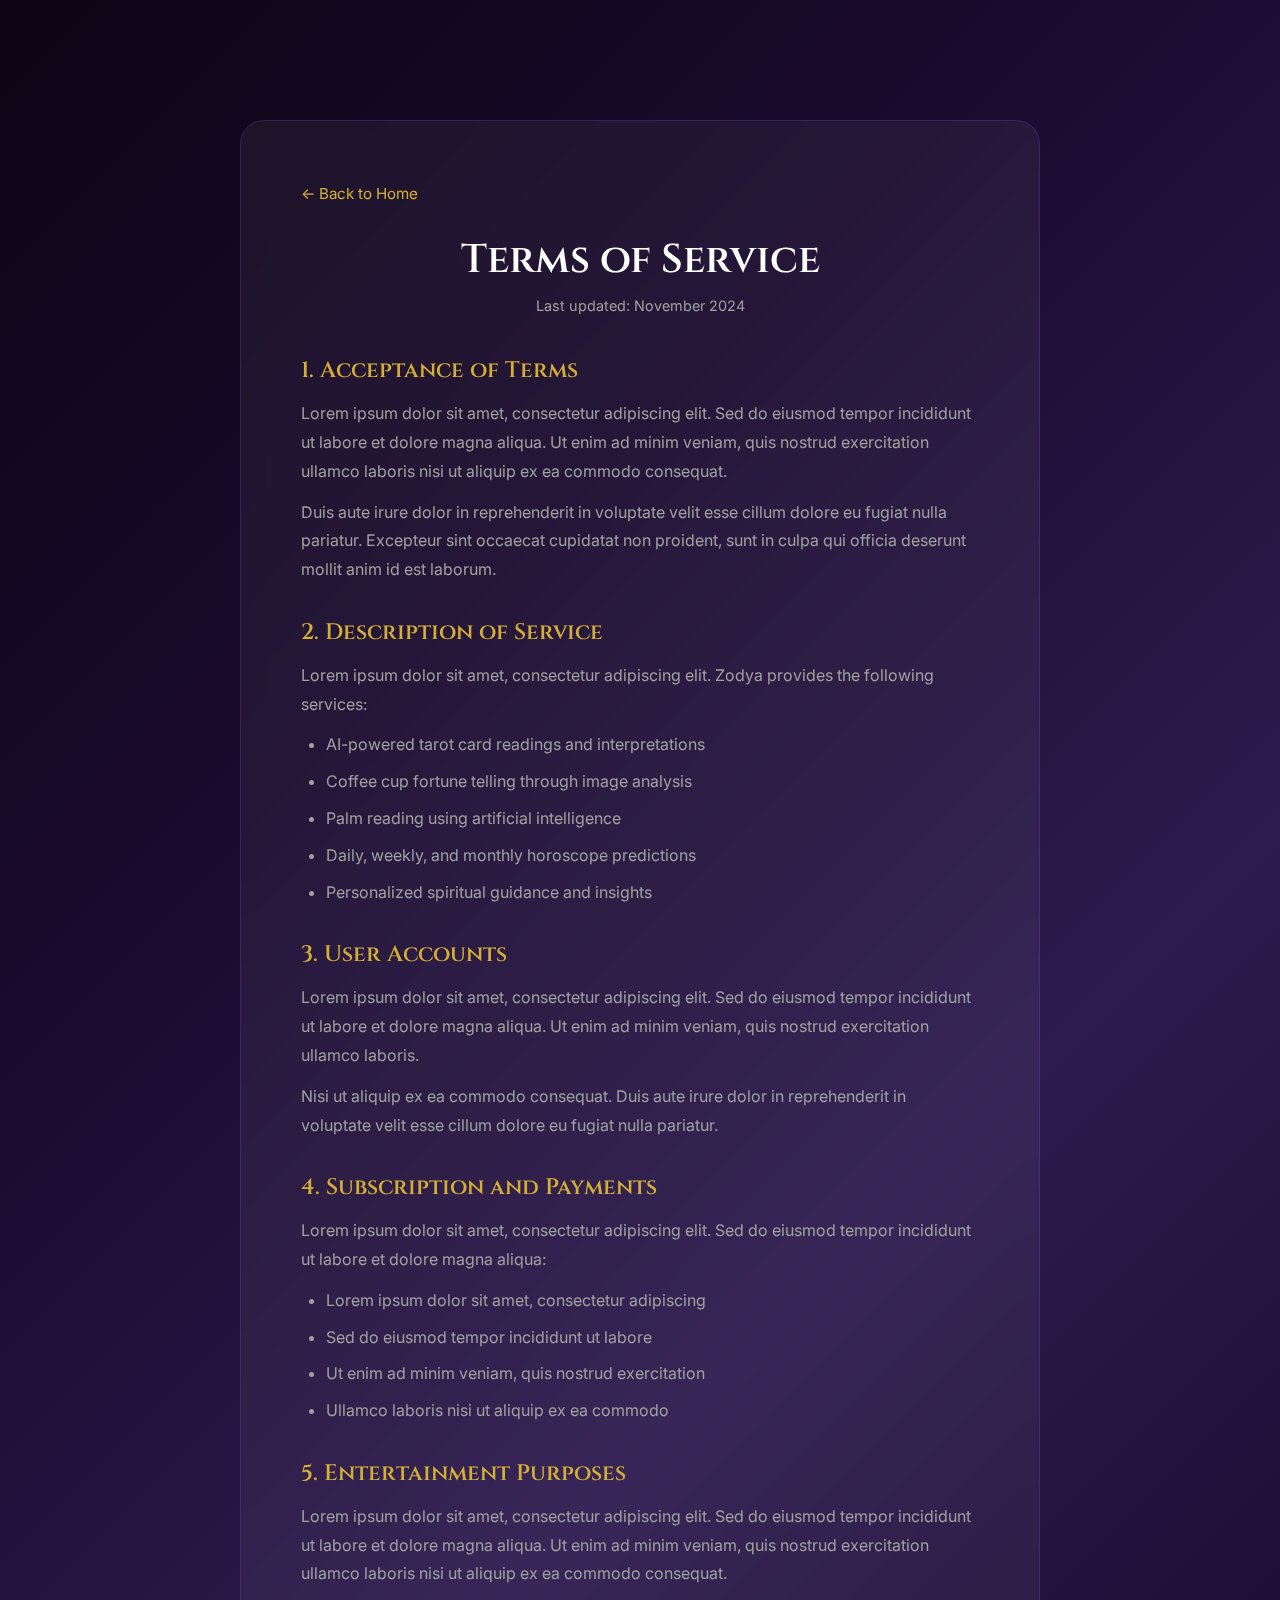
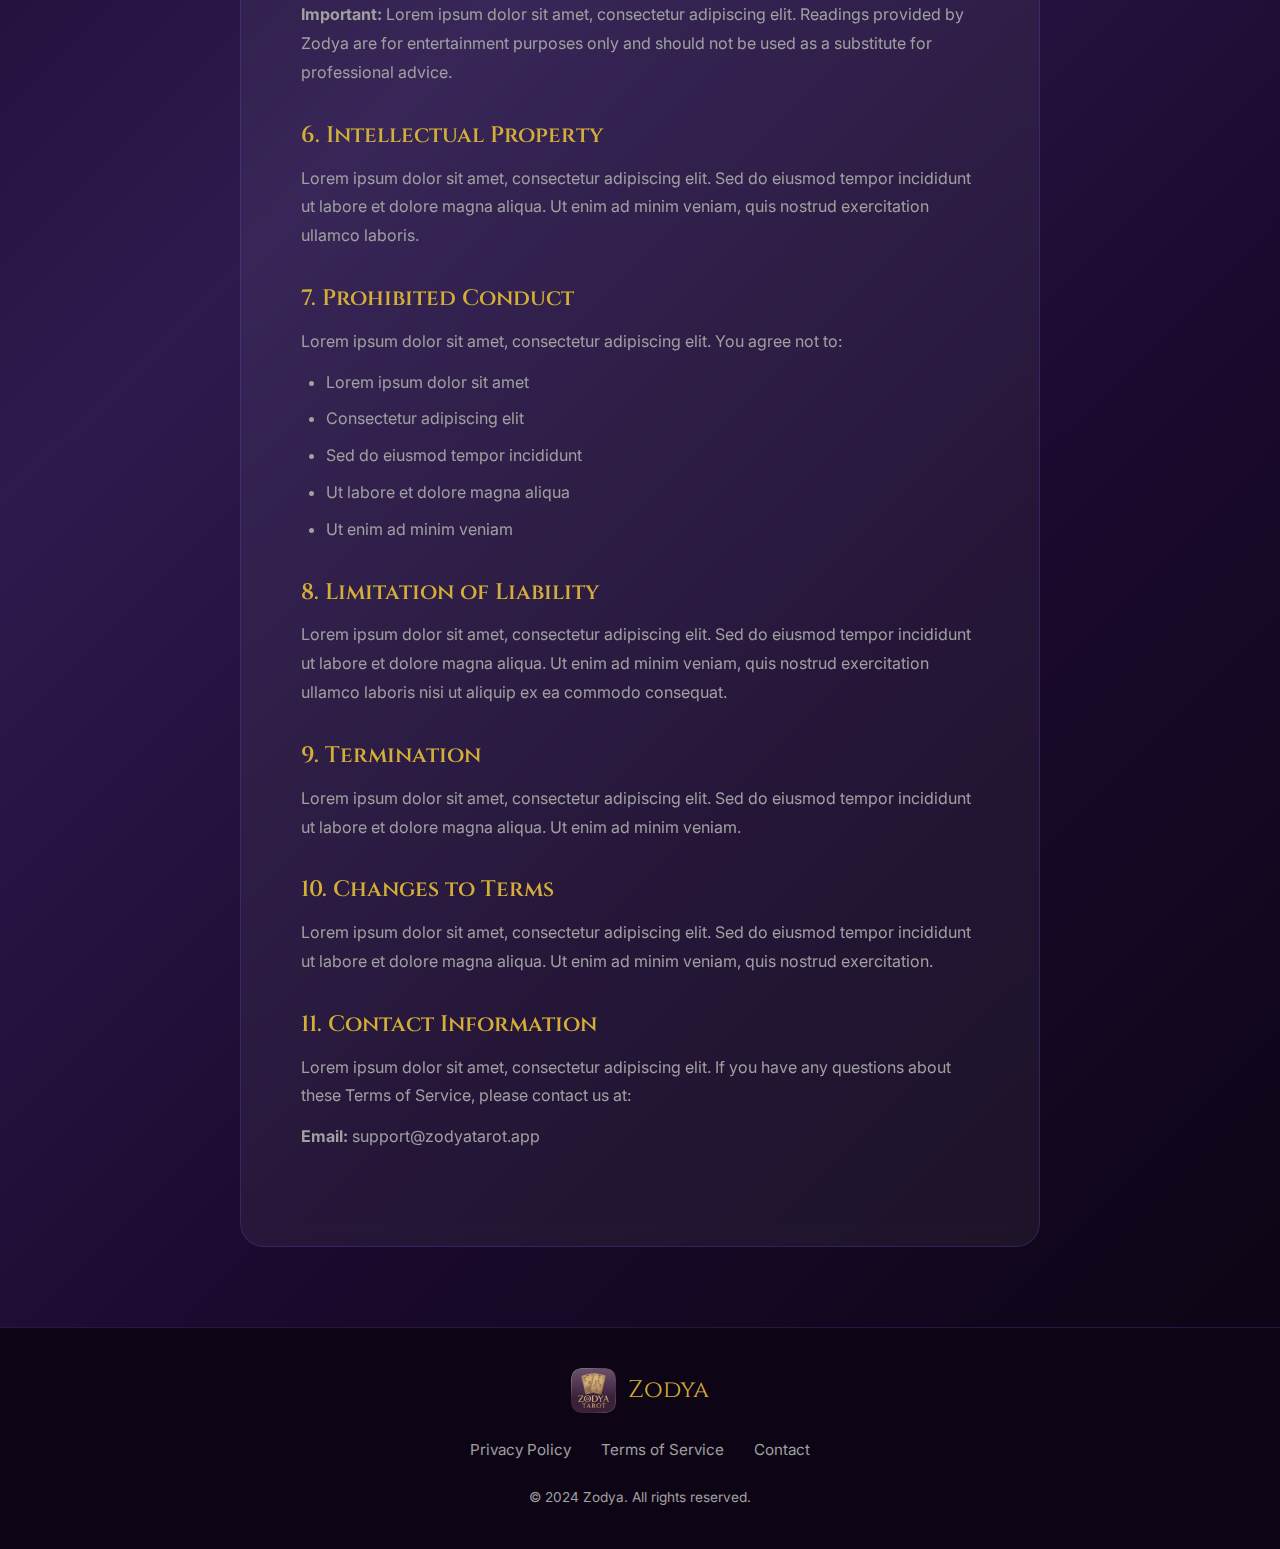
<file: terms.html>
<!DOCTYPE html>
<html lang="en">
<head>
    <meta charset="UTF-8">
    <meta name="viewport" content="width=device-width, initial-scale=1.0">
    <meta name="description" content="Zodya Terms of Service - Read our terms and conditions.">
    <title>Terms of Service - Zodya</title>

    <!-- Favicon -->
    <link rel="icon" type="image/png" href="Assets/zodya-tarot-coffee-reading-ai.png">
    <link rel="apple-touch-icon" href="Assets/zodya-tarot-coffee-reading-ai.png">

    <!-- Fonts -->
    <link rel="preconnect" href="https://fonts.googleapis.com">
    <link rel="preconnect" href="https://fonts.gstatic.com" crossorigin>
    <link href="https://fonts.googleapis.com/css2?family=Cinzel:wght@400;500;600;700&family=Inter:wght@300;400;500;600&display=swap" rel="stylesheet">

    <!-- Styles -->
    <link rel="stylesheet" href="css/style.css">
    <style>
        .legal-page {
            min-height: 100vh;
            padding: 120px 0 80px;
            background: var(--gradient-mystical);
        }

        .legal-content {
            max-width: 800px;
            margin: 0 auto;
            background: var(--card-bg);
            backdrop-filter: blur(10px);
            border: 1px solid rgba(139, 92, 246, 0.2);
            border-radius: 24px;
            padding: 60px;
        }

        .legal-title {
            font-size: 2.5rem;
            margin-bottom: 10px;
            text-align: center;
        }

        .legal-updated {
            text-align: center;
            color: var(--text-muted);
            margin-bottom: 40px;
            font-size: 0.9rem;
        }

        .legal-section {
            margin-bottom: 35px;
        }

        .legal-section h2 {
            font-size: 1.4rem;
            color: var(--accent-gold);
            margin-bottom: 15px;
            font-family: var(--font-heading);
        }

        .legal-section p, .legal-section li {
            color: var(--text-muted);
            line-height: 1.8;
            margin-bottom: 12px;
        }

        .legal-section ul {
            padding-left: 25px;
        }

        .legal-section li {
            margin-bottom: 8px;
        }

        .back-link {
            display: inline-flex;
            align-items: center;
            gap: 8px;
            color: var(--accent-gold);
            text-decoration: none;
            margin-bottom: 30px;
            font-size: 0.95rem;
            transition: var(--transition-fast);
        }

        .back-link:hover {
            color: var(--accent-violet);
        }

        @media (max-width: 768px) {
            .legal-content {
                padding: 40px 25px;
                margin: 0 15px;
            }

            .legal-title {
                font-size: 2rem;
            }
        }
    </style>
</head>
<body>
    <section class="legal-page">
        <div class="container">
            <div class="legal-content">
                <a href="index.html" class="back-link">← Back to Home</a>

                <h1 class="legal-title">Terms of Service</h1>
                <p class="legal-updated">Last updated: November 2024</p>

                <div class="legal-section">
                    <h2>1. Acceptance of Terms</h2>
                    <p>Lorem ipsum dolor sit amet, consectetur adipiscing elit. Sed do eiusmod tempor incididunt ut labore et dolore magna aliqua. Ut enim ad minim veniam, quis nostrud exercitation ullamco laboris nisi ut aliquip ex ea commodo consequat.</p>
                    <p>Duis aute irure dolor in reprehenderit in voluptate velit esse cillum dolore eu fugiat nulla pariatur. Excepteur sint occaecat cupidatat non proident, sunt in culpa qui officia deserunt mollit anim id est laborum.</p>
                </div>

                <div class="legal-section">
                    <h2>2. Description of Service</h2>
                    <p>Lorem ipsum dolor sit amet, consectetur adipiscing elit. Zodya provides the following services:</p>
                    <ul>
                        <li>AI-powered tarot card readings and interpretations</li>
                        <li>Coffee cup fortune telling through image analysis</li>
                        <li>Palm reading using artificial intelligence</li>
                        <li>Daily, weekly, and monthly horoscope predictions</li>
                        <li>Personalized spiritual guidance and insights</li>
                    </ul>
                </div>

                <div class="legal-section">
                    <h2>3. User Accounts</h2>
                    <p>Lorem ipsum dolor sit amet, consectetur adipiscing elit. Sed do eiusmod tempor incididunt ut labore et dolore magna aliqua. Ut enim ad minim veniam, quis nostrud exercitation ullamco laboris.</p>
                    <p>Nisi ut aliquip ex ea commodo consequat. Duis aute irure dolor in reprehenderit in voluptate velit esse cillum dolore eu fugiat nulla pariatur.</p>
                </div>

                <div class="legal-section">
                    <h2>4. Subscription and Payments</h2>
                    <p>Lorem ipsum dolor sit amet, consectetur adipiscing elit. Sed do eiusmod tempor incididunt ut labore et dolore magna aliqua:</p>
                    <ul>
                        <li>Lorem ipsum dolor sit amet, consectetur adipiscing</li>
                        <li>Sed do eiusmod tempor incididunt ut labore</li>
                        <li>Ut enim ad minim veniam, quis nostrud exercitation</li>
                        <li>Ullamco laboris nisi ut aliquip ex ea commodo</li>
                    </ul>
                </div>

                <div class="legal-section">
                    <h2>5. Entertainment Purposes</h2>
                    <p>Lorem ipsum dolor sit amet, consectetur adipiscing elit. Sed do eiusmod tempor incididunt ut labore et dolore magna aliqua. Ut enim ad minim veniam, quis nostrud exercitation ullamco laboris nisi ut aliquip ex ea commodo consequat.</p>
                    <p><strong>Important:</strong> Lorem ipsum dolor sit amet, consectetur adipiscing elit. Readings provided by Zodya are for entertainment purposes only and should not be used as a substitute for professional advice.</p>
                </div>

                <div class="legal-section">
                    <h2>6. Intellectual Property</h2>
                    <p>Lorem ipsum dolor sit amet, consectetur adipiscing elit. Sed do eiusmod tempor incididunt ut labore et dolore magna aliqua. Ut enim ad minim veniam, quis nostrud exercitation ullamco laboris.</p>
                </div>

                <div class="legal-section">
                    <h2>7. Prohibited Conduct</h2>
                    <p>Lorem ipsum dolor sit amet, consectetur adipiscing elit. You agree not to:</p>
                    <ul>
                        <li>Lorem ipsum dolor sit amet</li>
                        <li>Consectetur adipiscing elit</li>
                        <li>Sed do eiusmod tempor incididunt</li>
                        <li>Ut labore et dolore magna aliqua</li>
                        <li>Ut enim ad minim veniam</li>
                    </ul>
                </div>

                <div class="legal-section">
                    <h2>8. Limitation of Liability</h2>
                    <p>Lorem ipsum dolor sit amet, consectetur adipiscing elit. Sed do eiusmod tempor incididunt ut labore et dolore magna aliqua. Ut enim ad minim veniam, quis nostrud exercitation ullamco laboris nisi ut aliquip ex ea commodo consequat.</p>
                </div>

                <div class="legal-section">
                    <h2>9. Termination</h2>
                    <p>Lorem ipsum dolor sit amet, consectetur adipiscing elit. Sed do eiusmod tempor incididunt ut labore et dolore magna aliqua. Ut enim ad minim veniam.</p>
                </div>

                <div class="legal-section">
                    <h2>10. Changes to Terms</h2>
                    <p>Lorem ipsum dolor sit amet, consectetur adipiscing elit. Sed do eiusmod tempor incididunt ut labore et dolore magna aliqua. Ut enim ad minim veniam, quis nostrud exercitation.</p>
                </div>

                <div class="legal-section">
                    <h2>11. Contact Information</h2>
                    <p>Lorem ipsum dolor sit amet, consectetur adipiscing elit. If you have any questions about these Terms of Service, please contact us at:</p>
                    <p><strong>Email:</strong> support@zodyatarot.app</p>
                </div>
            </div>
        </div>
    </section>

    <!-- Footer -->
    <footer class="footer">
        <div class="container">
            <div class="footer-content">
                <div class="footer-brand">
                    <img src="Assets/zodya-tarot-coffee-reading-ai.png" alt="Zodya Logo" class="footer-logo">
                    <span class="footer-name">Zodya</span>
                </div>
                <nav class="footer-links">
                    <a href="privacy.html">Privacy Policy</a>
                    <a href="terms.html">Terms of Service</a>
                    <a href="mailto:support@zodyatarot.app">Contact</a>
                </nav>
                <p class="footer-copyright">&copy; 2024 Zodya. All rights reserved.</p>
            </div>
        </div>
    </footer>
</body>
</html>
</file>
<file: css/style.css>
/* ===================================
   Zodya Tarot - Main Stylesheet
   Mystical Theme with Purple & Gold
   =================================== */

/* CSS Variables - Color Palette */
:root {
    /* Primary Colors */
    --primary-dark: #0d0515;
    --primary-purple: #1a0a2e;
    --secondary-purple: #2d1b4e;
    --accent-purple: #4a1c6e;

    /* Accent Colors */
    --accent-gold: #d4af37;
    --accent-gold-light: #f4d03f;
    --accent-violet: #8b5cf6;
    --accent-pink: #ec4899;

    /* Text Colors */
    --text-light: #f5f5f5;
    --text-white: #ffffff;
    --text-muted: #a0a0a0;
    --text-gold: #d4af37;

    /* Background Colors */
    --card-bg: rgba(255, 255, 255, 0.05);
    --card-bg-hover: rgba(255, 255, 255, 0.1);
    --glass-bg: rgba(255, 255, 255, 0.03);

    /* Gradients */
    --gradient-mystical: linear-gradient(135deg, #0d0515 0%, #1a0a2e 25%, #2d1b4e 50%, #1a0a2e 75%, #0d0515 100%);
    --gradient-card: linear-gradient(145deg, rgba(74, 28, 110, 0.3) 0%, rgba(13, 5, 21, 0.8) 100%);
    --gradient-gold: linear-gradient(135deg, #d4af37 0%, #f4d03f 50%, #d4af37 100%);

    /* Shadows */
    --shadow-glow: 0 0 40px rgba(139, 92, 246, 0.3);
    --shadow-gold: 0 0 30px rgba(212, 175, 55, 0.3);
    --shadow-card: 0 10px 40px rgba(0, 0, 0, 0.5);

    /* Typography */
    --font-heading: 'Cinzel', serif;
    --font-body: 'Inter', sans-serif;

    /* Spacing */
    --section-padding: 100px 0;
    --container-width: 1200px;

    /* Transitions */
    --transition-fast: 0.2s ease;
    --transition-normal: 0.3s ease;
    --transition-slow: 0.5s ease;
}

/* Reset & Base Styles */
*, *::before, *::after {
    margin: 0;
    padding: 0;
    box-sizing: border-box;
}

html {
    scroll-behavior: smooth;
}

body {
    font-family: var(--font-body);
    background: var(--primary-dark);
    color: var(--text-light);
    line-height: 1.6;
    overflow-x: hidden;
}

/* ===================================
   Navigation Bar
   =================================== */
.navbar {
    position: fixed;
    top: 0;
    left: 0;
    right: 0;
    z-index: 1000;
    padding: 15px 0;
    background: rgba(13, 5, 21, 0.8);
    backdrop-filter: blur(20px);
    -webkit-backdrop-filter: blur(20px);
    border-bottom: 1px solid rgba(139, 92, 246, 0.1);
    transition: var(--transition-normal);
}

.navbar.scrolled {
    padding: 10px 0;
    background: rgba(13, 5, 21, 0.95);
    box-shadow: 0 4px 30px rgba(0, 0, 0, 0.3);
}

.navbar-container {
    display: flex;
    justify-content: space-between;
    align-items: center;
}

.navbar-brand {
    display: flex;
    align-items: center;
    gap: 12px;
    text-decoration: none;
    transition: var(--transition-fast);
}

.navbar-brand:hover {
    transform: scale(1.02);
}

.navbar-logo {
    width: 40px;
    height: 40px;
    border-radius: 10px;
}

.navbar-name {
    font-family: var(--font-heading);
    font-size: 1.5rem;
    font-weight: 600;
    color: var(--accent-gold);
}

.navbar-menu {
    display: flex;
    align-items: center;
    gap: 40px;
}

.navbar-link {
    font-family: var(--font-body);
    font-size: 1rem;
    font-weight: 500;
    color: var(--text-light);
    text-decoration: none;
    padding: 8px 0;
    position: relative;
    transition: var(--transition-fast);
}

.navbar-link::after {
    content: '';
    position: absolute;
    bottom: 0;
    left: 0;
    width: 0;
    height: 2px;
    background: var(--accent-gold);
    transition: var(--transition-normal);
}

.navbar-link:hover {
    color: var(--accent-gold);
}

.navbar-link:hover::after {
    width: 100%;
}

/* Navbar CTA Button */
.navbar-cta {
    display: flex;
    align-items: center;
    margin-left: 20px;
    transition: var(--transition-fast);
}

.navbar-cta:hover {
    transform: scale(1.05);
    filter: brightness(1.1);
}

.navbar-badge {
    height: 40px;
    width: auto;
}

/* Mobile Menu Toggle */
.navbar-toggle {
    display: none;
    background: none;
    border: none;
    cursor: pointer;
    padding: 10px;
    z-index: 1001;
}

.navbar-toggle-icon {
    display: block;
    width: 24px;
    height: 2px;
    background: var(--text-light);
    position: relative;
    transition: var(--transition-fast);
}

.navbar-toggle-icon::before,
.navbar-toggle-icon::after {
    content: '';
    position: absolute;
    width: 24px;
    height: 2px;
    background: var(--text-light);
    transition: var(--transition-fast);
}

.navbar-toggle-icon::before {
    top: -8px;
}

.navbar-toggle-icon::after {
    bottom: -8px;
}

/* Mobile Menu Active State */
.navbar-toggle.active .navbar-toggle-icon {
    background: transparent;
}

.navbar-toggle.active .navbar-toggle-icon::before {
    top: 0;
    transform: rotate(45deg);
}

.navbar-toggle.active .navbar-toggle-icon::after {
    bottom: 0;
    transform: rotate(-45deg);
}

/* Container */
.container {
    width: 100%;
    max-width: var(--container-width);
    margin: 0 auto;
    padding: 0 20px;
}

/* Typography */
h1, h2, h3, h4, h5, h6 {
    font-family: var(--font-heading);
    font-weight: 600;
    line-height: 1.2;
    color: var(--text-white);
}

.section-title {
    font-size: clamp(2rem, 5vw, 3rem);
    text-align: center;
    margin-bottom: 15px;
    background: var(--gradient-gold);
    -webkit-background-clip: text;
    -webkit-text-fill-color: transparent;
    background-clip: text;
}

.section-subtitle {
    text-align: center;
    color: var(--text-muted);
    font-size: 1.1rem;
    margin-bottom: 60px;
}

/* Highlight Text */
.highlight {
    background: var(--gradient-gold);
    -webkit-background-clip: text;
    -webkit-text-fill-color: transparent;
    background-clip: text;
}

/* ===================================
   Hero Section
   =================================== */
.hero {
    min-height: 100vh;
    display: flex;
    align-items: center;
    position: relative;
    background: var(--gradient-mystical);
    overflow: hidden;
    padding: 120px 0 80px;
}

/* Animated Stars Background */
.hero-bg {
    position: absolute;
    top: 0;
    left: 0;
    right: 0;
    bottom: 0;
    overflow: hidden;
    z-index: 0;
}

.stars, .stars2, .stars3 {
    position: absolute;
    top: 0;
    left: 0;
    right: 0;
    bottom: 0;
    background-repeat: repeat;
    animation: animateStar 50s linear infinite;
}

.stars {
    background: transparent url('data:image/svg+xml,<svg xmlns="http://www.w3.org/2000/svg" viewBox="0 0 100 100"><circle cx="50" cy="50" r="1" fill="white" opacity="0.8"/></svg>') repeat;
    background-size: 100px 100px;
}

.stars2 {
    background: transparent url('data:image/svg+xml,<svg xmlns="http://www.w3.org/2000/svg" viewBox="0 0 100 100"><circle cx="30" cy="70" r="0.5" fill="white" opacity="0.5"/></svg>') repeat;
    background-size: 150px 150px;
    animation-duration: 100s;
}

.stars3 {
    background: transparent url('data:image/svg+xml,<svg xmlns="http://www.w3.org/2000/svg" viewBox="0 0 100 100"><circle cx="70" cy="30" r="0.8" fill="%23d4af37" opacity="0.6"/></svg>') repeat;
    background-size: 200px 200px;
    animation-duration: 150s;
}

@keyframes animateStar {
    from {
        transform: translateY(0);
    }
    to {
        transform: translateY(-100px);
    }
}

/* Hero Content */
.hero-content {
    display: grid;
    grid-template-columns: 1fr 1fr;
    gap: 60px;
    align-items: center;
    position: relative;
    z-index: 1;
}

.hero-text {
    max-width: 600px;
}

.hero-title {
    font-size: clamp(2.5rem, 6vw, 4rem);
    margin-bottom: 25px;
    line-height: 1.1;
}

.hero-subtitle {
    font-size: 1.2rem;
    color: var(--text-muted);
    margin-bottom: 35px;
    line-height: 1.8;
}

.hero-cta {
    margin-bottom: 40px;
}

.app-store-link {
    display: inline-block;
    transition: var(--transition-normal);
}

.app-store-link:hover {
    transform: scale(1.05);
    filter: brightness(1.1);
}

.app-store-badge {
    height: 60px;
    width: auto;
}

/* Hero Stats */
.hero-stats {
    display: flex;
    gap: 40px;
}

.stat {
    display: flex;
    flex-direction: column;
    align-items: flex-start;
}

.stat-icon {
    font-size: 1.5rem;
    margin-bottom: 5px;
}

.stat-value {
    font-family: var(--font-heading);
    font-size: 2rem;
    font-weight: 700;
    color: var(--accent-gold);
}

.stat-label {
    font-size: 0.9rem;
    color: var(--text-muted);
}

/* Hero Image */
.hero-image {
    display: flex;
    justify-content: center;
    align-items: center;
}

.phone-mockup {
    max-width: 100%;
    max-height: 700px;
    width: auto;
    height: auto;
    border-radius: 40px;
    box-shadow: var(--shadow-glow);
    animation: float 6s ease-in-out infinite;
}

@keyframes float {
    0%, 100% {
        transform: translateY(0);
    }
    50% {
        transform: translateY(-20px);
    }
}

/* ===================================
   Features Section
   =================================== */
.features {
    padding: var(--section-padding);
    background: var(--primary-dark);
    position: relative;
}

.features::before {
    content: '';
    position: absolute;
    top: 0;
    left: 0;
    right: 0;
    height: 200px;
    background: linear-gradient(to bottom, var(--primary-purple), transparent);
    pointer-events: none;
}

.features-grid {
    display: grid;
    grid-template-columns: repeat(2, 1fr);
    gap: 40px;
}

.feature-card {
    background: var(--gradient-card);
    border: 1px solid rgba(139, 92, 246, 0.2);
    border-radius: 24px;
    overflow: hidden;
    transition: var(--transition-normal);
    cursor: pointer;
}

.feature-card:hover {
    transform: translateY(-10px);
    border-color: var(--accent-gold);
    box-shadow: var(--shadow-gold);
}

.feature-image {
    padding: 30px 30px 0;
    display: flex;
    justify-content: center;
}

.feature-image img {
    max-height: 400px;
    width: auto;
    border-radius: 20px;
}

.feature-content {
    padding: 30px;
    text-align: center;
}

.feature-icon {
    font-size: 3rem;
    display: block;
    margin-bottom: 15px;
}

.feature-title {
    font-size: 1.5rem;
    margin-bottom: 15px;
    color: var(--text-white);
}

.feature-description {
    color: var(--text-muted);
    font-size: 1rem;
    line-height: 1.7;
}

/* ===================================
   Why Zodya Section
   =================================== */
.why-zodya {
    padding: var(--section-padding);
    background: var(--gradient-mystical);
}

.benefits-grid {
    display: grid;
    grid-template-columns: repeat(3, 1fr);
    gap: 30px;
}

.benefit-card {
    background: var(--card-bg);
    backdrop-filter: blur(10px);
    border: 1px solid rgba(139, 92, 246, 0.2);
    border-radius: 20px;
    padding: 40px 30px;
    text-align: center;
    transition: var(--transition-normal);
}

.benefit-card:hover {
    background: var(--card-bg-hover);
    border-color: var(--accent-gold);
    transform: translateY(-5px);
}

.benefit-icon {
    font-size: 3.5rem;
    display: block;
    margin-bottom: 20px;
}

.benefit-title {
    font-size: 1.3rem;
    margin-bottom: 15px;
    color: var(--accent-gold);
}

.benefit-description {
    color: var(--text-muted);
    font-size: 0.95rem;
    line-height: 1.7;
}

/* ===================================
   Showcase Section
   =================================== */
.showcase {
    padding: 80px 0;
    background: var(--primary-dark);
}

.showcase-grid {
    display: grid;
    grid-template-columns: repeat(2, 1fr);
    gap: 40px;
}

.showcase-item {
    border-radius: 24px;
    overflow: hidden;
    box-shadow: var(--shadow-card);
    transition: var(--transition-normal);
}

.showcase-item:hover {
    transform: scale(1.02);
    box-shadow: var(--shadow-glow);
}

.showcase-item img {
    width: 100%;
    height: auto;
    display: block;
}

/* ===================================
   Testimonials Section - Mystical Slider
   =================================== */
.testimonials {
    padding: var(--section-padding);
    background: var(--gradient-mystical);
    overflow: hidden;
}

.testimonials-slider {
    position: relative;
    max-width: 700px;
    margin: 0 auto;
    padding: 0 60px;
}

.slider-container {
    overflow: hidden;
    border-radius: 24px;
}

.slider-track {
    display: flex;
    transition: transform 0.5s cubic-bezier(0.4, 0, 0.2, 1);
}

.testimonial-card {
    flex: 0 0 100%;
    background: var(--card-bg);
    backdrop-filter: blur(10px);
    border: 1px solid rgba(139, 92, 246, 0.15);
    border-radius: 24px;
    padding: 50px 40px;
    text-align: center;
    opacity: 0;
    transform: scale(0.9);
    transition: all 0.5s ease;
}

.testimonial-card.active {
    opacity: 1;
    transform: scale(1);
    border-color: var(--accent-gold);
    box-shadow: 0 0 60px rgba(139, 92, 246, 0.3), 0 0 100px rgba(212, 175, 55, 0.1);
}

.testimonial-stars {
    margin-bottom: 25px;
    font-size: 1.5rem;
    letter-spacing: 5px;
}

.testimonial-text {
    font-style: italic;
    color: var(--text-light);
    margin-bottom: 30px;
    line-height: 1.9;
    font-size: 1.1rem;
}

.testimonial-author {
    display: flex;
    flex-direction: column;
    align-items: center;
    gap: 8px;
}

.author-name {
    font-family: var(--font-heading);
    color: var(--accent-gold);
    font-weight: 600;
    font-size: 1.1rem;
}

.author-location {
    font-size: 0.9rem;
    color: var(--text-muted);
}

/* Slider Arrows */
.slider-arrow {
    position: absolute;
    top: 50%;
    transform: translateY(-50%);
    width: 50px;
    height: 50px;
    border: 2px solid rgba(139, 92, 246, 0.3);
    border-radius: 50%;
    background: rgba(13, 5, 21, 0.8);
    color: var(--text-light);
    cursor: pointer;
    display: flex;
    align-items: center;
    justify-content: center;
    transition: all 0.3s ease;
    z-index: 10;
}

.slider-arrow:hover {
    border-color: var(--accent-gold);
    background: rgba(212, 175, 55, 0.2);
    color: var(--accent-gold);
    box-shadow: 0 0 20px rgba(212, 175, 55, 0.3);
}

.slider-prev {
    left: 0;
}

.slider-next {
    right: 0;
}

/* Slider Dots */
.slider-dots {
    display: flex;
    justify-content: center;
    gap: 12px;
    margin-top: 35px;
}

.slider-dot {
    width: 12px;
    height: 12px;
    border-radius: 50%;
    border: 2px solid rgba(139, 92, 246, 0.4);
    background: transparent;
    cursor: pointer;
    transition: all 0.3s ease;
    padding: 0;
}

.slider-dot:hover {
    border-color: var(--accent-gold);
}

.slider-dot.active {
    background: var(--accent-gold);
    border-color: var(--accent-gold);
    box-shadow: 0 0 15px rgba(212, 175, 55, 0.5);
}

/* Responsive Slider */
@media (max-width: 768px) {
    .testimonials-slider {
        padding: 0 20px;
    }

    .slider-arrow {
        width: 40px;
        height: 40px;
    }

    .slider-prev {
        left: -5px;
    }

    .slider-next {
        right: -5px;
    }

    .testimonial-card {
        padding: 35px 25px;
    }

    .testimonial-text {
        font-size: 1rem;
    }
}

@media (max-width: 480px) {
    .testimonials-slider {
        padding: 0 10px;
    }

    .slider-arrow {
        width: 36px;
        height: 36px;
    }

    .slider-arrow svg {
        width: 18px;
        height: 18px;
    }

    .testimonial-card {
        padding: 30px 20px;
    }

    .slider-dots {
        gap: 10px;
    }

    .slider-dot {
        width: 10px;
        height: 10px;
    }
}

/* ===================================
   App Rating Section
   =================================== */
.app-rating {
    padding: var(--section-padding);
    background: var(--primary-dark);
}

.rating-card {
    background: var(--gradient-card);
    border: 1px solid rgba(212, 175, 55, 0.3);
    border-radius: 30px;
    padding: 60px;
    display: flex;
    justify-content: space-between;
    align-items: center;
    gap: 40px;
}

.rating-content {
    flex: 1;
}

.rating-stars {
    font-size: 2rem;
    letter-spacing: 5px;
    margin-bottom: 15px;
}

.rating-score {
    font-family: var(--font-heading);
    font-size: 4rem;
    font-weight: 700;
    color: var(--accent-gold);
    line-height: 1;
    margin-bottom: 10px;
}

.rating-max {
    font-size: 1.5rem;
    color: var(--text-muted);
}

.rating-text {
    color: var(--text-muted);
    font-size: 1rem;
    margin-bottom: 5px;
}

.rating-subtext {
    color: var(--text-light);
    font-size: 1.2rem;
}

.rating-badges {
    display: flex;
    flex-direction: column;
    align-items: center;
    gap: 30px;
}

.app-store-badge-large {
    height: 80px;
    width: auto;
}

.qr-code {
    text-align: center;
}

.qr-code img {
    width: 120px;
    height: 120px;
    border-radius: 12px;
    background: white;
    padding: 10px;
}

.qr-code span {
    display: block;
    margin-top: 10px;
    font-size: 0.85rem;
    color: var(--text-muted);
}

/* ===================================
   Final CTA Section
   =================================== */
.final-cta {
    padding: 120px 0;
    background: var(--gradient-mystical);
    text-align: center;
    position: relative;
    overflow: hidden;
}

.final-cta::before {
    content: '';
    position: absolute;
    top: 50%;
    left: 50%;
    transform: translate(-50%, -50%);
    width: 600px;
    height: 600px;
    background: radial-gradient(circle, rgba(139, 92, 246, 0.2) 0%, transparent 70%);
    pointer-events: none;
}

.cta-title {
    font-size: clamp(2rem, 5vw, 3.5rem);
    margin-bottom: 20px;
    position: relative;
    z-index: 1;
}

.cta-subtitle {
    font-size: 1.2rem;
    color: var(--text-muted);
    margin-bottom: 40px;
    position: relative;
    z-index: 1;
}

/* ===================================
   Footer
   =================================== */
.footer {
    padding: 40px 0;
    background: var(--primary-dark);
    border-top: 1px solid rgba(139, 92, 246, 0.2);
}

.footer-content {
    display: flex;
    flex-direction: column;
    align-items: center;
    gap: 25px;
}

.footer-brand {
    display: flex;
    align-items: center;
    gap: 12px;
}

.footer-logo {
    width: 45px;
    height: 45px;
    border-radius: 10px;
}

.footer-name {
    font-family: var(--font-heading);
    font-size: 1.5rem;
    color: var(--accent-gold);
}

.footer-links {
    display: flex;
    gap: 30px;
}

.footer-links a {
    color: var(--text-muted);
    text-decoration: none;
    font-size: 0.95rem;
    transition: var(--transition-fast);
}

.footer-links a:hover {
    color: var(--accent-gold);
}

.footer-copyright {
    font-size: 0.85rem;
    color: var(--text-muted);
}

/* ===================================
   Scroll Reveal Animations
   =================================== */
.reveal {
    opacity: 0;
    transform: translateY(30px);
    transition: all 0.8s ease;
}

.reveal.active {
    opacity: 1;
    transform: translateY(0);
}

/* ===================================
   Responsive Design
   =================================== */

/* Tablets */
@media (max-width: 1024px) {
    .hero-content {
        grid-template-columns: 1fr;
        text-align: center;
        gap: 50px;
    }

    .hero-text {
        max-width: 100%;
    }

    .hero-stats {
        justify-content: center;
    }

    .features-grid {
        grid-template-columns: 1fr;
    }

    .benefits-grid {
        grid-template-columns: repeat(2, 1fr);
    }

    .testimonials-grid {
        grid-template-columns: repeat(2, 1fr);
    }

    .testimonial-card:nth-child(5) {
        grid-column: 1 / -1;
        max-width: 400px;
        margin: 0 auto;
    }

    .rating-card {
        flex-direction: column;
        text-align: center;
    }
}

/* Mobile */
@media (max-width: 768px) {
    :root {
        --section-padding: 70px 0;
    }

    /* Mobile Navigation */
    .navbar-menu {
        position: fixed;
        top: 0;
        right: -100%;
        width: 70%;
        max-width: 300px;
        height: 100vh;
        background: rgba(13, 5, 21, 0.98);
        backdrop-filter: blur(20px);
        flex-direction: column;
        justify-content: center;
        gap: 30px;
        padding: 60px 40px;
        transition: var(--transition-normal);
        border-left: 1px solid rgba(139, 92, 246, 0.2);
    }

    .navbar-menu.active {
        right: 0;
    }

    .navbar-toggle {
        display: block;
    }

    .navbar-link {
        font-size: 1.2rem;
    }

    .navbar-cta {
        margin-left: 0;
        margin-top: 20px;
    }

    .navbar-badge {
        height: 45px;
    }

    .hero {
        padding: 100px 0 60px;
    }

    .hero-title {
        font-size: 2.2rem;
    }

    .hero-subtitle {
        font-size: 1rem;
    }

    .hero-stats {
        flex-direction: column;
        gap: 20px;
        align-items: center;
    }

    .stat {
        align-items: center;
        text-align: center;
    }

    .phone-mockup {
        max-height: 500px;
    }

    .benefits-grid {
        grid-template-columns: 1fr;
    }

    .testimonials-grid {
        grid-template-columns: 1fr;
    }

    .testimonial-card:nth-child(4),
    .testimonial-card:nth-child(5) {
        grid-column: auto;
    }

    .showcase-grid {
        grid-template-columns: 1fr;
    }

    .rating-card {
        padding: 40px 25px;
    }

    .rating-score {
        font-size: 3rem;
    }

    .footer-links {
        flex-direction: column;
        align-items: center;
        gap: 15px;
    }
}

/* Small Mobile */
@media (max-width: 480px) {
    .container {
        padding: 0 15px;
    }

    .section-title {
        font-size: 1.8rem;
    }

    .feature-card {
        border-radius: 20px;
    }

    .feature-image {
        padding: 20px 20px 0;
    }

    .feature-content {
        padding: 20px;
    }

    .feature-icon {
        font-size: 2.5rem;
    }

    .app-store-badge {
        height: 50px;
    }

    .cta-title {
        font-size: 1.8rem;
    }
}

/* ===================================
   TikTok In-App Browser Toast
   =================================== */
.tiktok-toast {
    position: fixed;
    top: 120px;
    left: 50%;
    transform: translateX(-50%) scale(0.9);
    z-index: 10000;
    opacity: 0;
    transition: all 0.3s ease;
    pointer-events: none;
}

.tiktok-toast.show {
    opacity: 1;
    transform: translateX(-50%) scale(1);
    pointer-events: auto;
}

.tiktok-toast-bubble {
    position: relative;
    background: #f5f0e8;
    border-radius: 24px;
    padding: 28px 32px;
    max-width: 340px;
    box-shadow: 0 8px 32px rgba(0, 0, 0, 0.3);
}

.tiktok-toast-tail {
    position: absolute;
    top: -20px;
    right: 40px;
    width: 0;
    height: 0;
    border-left: 20px solid transparent;
    border-right: 20px solid transparent;
    border-bottom: 24px solid #f5f0e8;
}

.tiktok-toast-bubble p {
    margin: 0;
    font-size: 22px;
    line-height: 1.5;
    color: #000;
    font-weight: 500;
    font-family: -apple-system, BlinkMacSystemFont, 'Segoe UI', Roboto, sans-serif;
}

.tiktok-toast-bubble .tiktok-icon {
    width: 28px;
    height: 28px;
    vertical-align: middle;
    margin: 0 2px;
}

.tiktok-toast-bubble .dots-icon {
    display: inline-flex;
    align-items: center;
    justify-content: center;
    width: 32px;
    height: 32px;
    border: 2px solid #000;
    border-radius: 50%;
    font-size: 14px;
    letter-spacing: -1px;
    vertical-align: middle;
    margin: 0 2px;
}

.tiktok-toast-bubble .highlight {
    color: #d63384;
    font-weight: 600;
}

@media (max-width: 480px) {
    .tiktok-toast {
        top: 100px;
        left: 16px;
        right: 16px;
        transform: translateX(0) scale(0.9);
    }

    .tiktok-toast.show {
        transform: translateX(0) scale(1);
    }

    .tiktok-toast-bubble {
        max-width: 100%;
        padding: 24px;
    }

    .tiktok-toast-bubble p {
        font-size: 18px;
    }

    .tiktok-toast-tail {
        right: 30px;
    }
}

/* ===================================
   Language Selector
   =================================== */
.language-selector {
    display: flex;
    align-items: center;
    gap: 8px;
    margin: 0 15px;
}

.lang-btn {
    background: transparent;
    border: 1px solid rgba(139, 92, 246, 0.3);
    border-radius: 6px;
    padding: 6px 12px;
    color: var(--text-muted);
    font-family: var(--font-body);
    font-size: 0.85rem;
    font-weight: 500;
    cursor: pointer;
    transition: all 0.2s ease;
}

.lang-btn:hover {
    border-color: var(--accent-gold);
    color: var(--accent-gold);
}

.lang-btn.active {
    background: var(--accent-gold);
    border-color: var(--accent-gold);
    color: var(--primary-dark);
}

/* Mobile Language Selector */
@media (max-width: 768px) {
    .language-selector {
        margin: 20px 0;
        justify-content: center;
    }

    .lang-btn {
        padding: 10px 20px;
        font-size: 1rem;
    }
}

/* ===================================
   RTL (Right-to-Left) Support
   =================================== */

/* Arabic Typography */
[dir="rtl"] body {
    font-family: 'Noto Sans Arabic', 'Inter', sans-serif;
    text-align: right;
}

[dir="rtl"] h1, [dir="rtl"] h2, [dir="rtl"] h3,
[dir="rtl"] h4, [dir="rtl"] h5, [dir="rtl"] h6,
[dir="rtl"] .navbar-name, [dir="rtl"] .footer-name {
    font-family: 'Noto Sans Arabic', 'Cinzel', serif;
}

/* Navigation RTL */
[dir="rtl"] .navbar-menu {
    flex-direction: row-reverse;
}

[dir="rtl"] .navbar-cta {
    margin-left: 0;
    margin-right: 20px;
}

[dir="rtl"] .navbar-link::after {
    left: auto;
    right: 0;
}

/* Mobile Menu RTL */
@media (max-width: 768px) {
    [dir="rtl"] .navbar-menu {
        right: auto;
        left: -100%;
        border-left: none;
        border-right: 1px solid rgba(139, 92, 246, 0.2);
    }

    [dir="rtl"] .navbar-menu.active {
        left: 0;
        right: auto;
    }

    [dir="rtl"] .navbar-cta {
        margin-right: 0;
        margin-left: 0;
    }
}

/* Hero Section RTL */
[dir="rtl"] .hero-content {
    direction: rtl;
}

[dir="rtl"] .hero-text {
    text-align: right;
}

[dir="rtl"] .stat {
    align-items: flex-end;
}

@media (max-width: 768px) {
    [dir="rtl"] .stat {
        align-items: center;
        text-align: center;
    }
}

/* Features RTL */
[dir="rtl"] .feature-content {
    text-align: right;
}

/* Benefits RTL */
[dir="rtl"] .benefit-card {
    text-align: right;
}

/* Testimonials Slider RTL */
[dir="rtl"] .slider-prev {
    left: auto;
    right: 0;
}

[dir="rtl"] .slider-next {
    right: auto;
    left: 0;
}

[dir="rtl"] .slider-prev svg,
[dir="rtl"] .slider-next svg {
    transform: scaleX(-1);
}

[dir="rtl"] .testimonial-card {
    text-align: right;
}

[dir="rtl"] .testimonial-author {
    align-items: flex-end;
}

/* Rating Section RTL */
[dir="rtl"] .rating-content {
    text-align: right;
}

@media (max-width: 1024px) {
    [dir="rtl"] .rating-content {
        text-align: center;
    }
}

/* Footer RTL */
[dir="rtl"] .footer-links {
    flex-direction: row-reverse;
}

@media (max-width: 768px) {
    [dir="rtl"] .footer-links {
        flex-direction: column;
    }
}

/* Legal Pages RTL */
[dir="rtl"] .legal-content {
    text-align: right;
}

[dir="rtl"] .back-link {
    flex-direction: row-reverse;
}

[dir="rtl"] .legal-section ul {
    padding-left: 0;
    padding-right: 25px;
}

/* TikTok Toast RTL */
[dir="rtl"] .tiktok-toast-tail {
    right: auto;
    left: 40px;
}

[dir="rtl"] .tiktok-toast-bubble p {
    text-align: right;
}

/* Legal Page Language Selector */
.legal-lang-selector {
    position: fixed;
    top: 20px;
    right: 20px;
    z-index: 1000;
}

[dir="rtl"] .legal-lang-selector {
    right: auto;
    left: 20px;
}

/* ===== Contact Page ===== */
.contact-section {padding: 140px 0 100px; min-height: 100vh; background: linear-gradient(180deg, #0a0f1e 0%, #1a1f3a 100%); position: relative;}
.contact-header {text-align: center; margin-bottom: 80px;}
.contact-header .section-title {font-size: 3.5rem; margin-bottom: 20px;}
.contact-header .section-subtitle {font-size: 1.2rem; color: var(--text-light, rgba(255, 255, 255, 0.7)); max-width: 700px; margin: 0 auto;}
.contact-content {display: grid; grid-template-columns: 1fr 2fr; gap: 60px; max-width: 1200px; margin: 0 auto;}
.contact-info {display: flex; flex-direction: column; gap: 30px;}
.info-item {display: flex; align-items: flex-start; gap: 20px; padding: 30px; background: rgba(255, 255, 255, 0.03); border: 1px solid rgba(255, 255, 255, 0.1); border-radius: 20px; transition: all 0.3s ease;}
.info-item:hover {background: rgba(255, 255, 255, 0.05); border-color: rgba(255, 255, 255, 0.2); transform: translateY(-5px);}
.info-icon {font-size: 2.5rem; line-height: 1;}
.info-item h3 {font-size: 1.1rem; margin-bottom: 8px; color: var(--primary, #4f46e5); text-transform: uppercase; letter-spacing: 1px;}
.info-item p {color: var(--text-light, rgba(255, 255, 255, 0.8)); font-size: 1.05rem; line-height: 1.7;}
.contact-form-wrapper {background: rgba(255, 255, 255, 0.05); padding: 50px; border-radius: 24px; border: 1px solid rgba(255, 255, 255, 0.1); backdrop-filter: blur(10px);}
.contact-form {display: flex; flex-direction: column; gap: 24px;}
.form-group {display: flex; flex-direction: column; gap: 10px;}
.form-group label {font-size: 1rem; font-weight: 600; color: #ffffff; letter-spacing: 0.3px;}
.form-group input, .form-group textarea {width: 100%; padding: 16px 20px; background: rgba(255, 255, 255, 0.05); border: 1px solid rgba(255, 255, 255, 0.15); border-radius: 12px; color: #ffffff; font-size: 1rem; font-family: inherit; transition: all 0.3s ease;}
.form-group input:focus, .form-group textarea:focus {outline: none; border-color: var(--primary, #4f46e5); background: rgba(255, 255, 255, 0.08); box-shadow: 0 0 0 3px rgba(79, 70, 229, 0.1);}
.form-group input::placeholder, .form-group textarea::placeholder {color: rgba(255, 255, 255, 0.4);}
.form-group textarea {min-height: 150px; resize: vertical;}
.form-status {margin-top: 20px; padding: 16px 20px; border-radius: 12px; font-size: 0.95rem; font-weight: 500; animation: fadeInStatus 0.3s ease; text-align: center;}
.form-status.success {background: rgba(34, 197, 94, 0.1); border: 1px solid rgba(34, 197, 94, 0.3); color: #22c55e;}
.form-status.error {background: rgba(239, 68, 68, 0.1); border: 1px solid rgba(239, 68, 68, 0.3); color: #ef4444;}
.spinner {display: inline-block; width: 16px; height: 16px; border: 2px solid rgba(255, 255, 255, 0.3); border-top-color: white; border-radius: 50%; animation: spin 0.8s linear infinite; margin-right: 8px; vertical-align: middle;}
@keyframes spin {to {transform: rotate(360deg);}}
@keyframes fadeInStatus {from {opacity: 0; transform: translateY(-10px);} to {opacity: 1; transform: translateY(0);}}
.btn-primary:disabled {opacity: 0.7; cursor: not-allowed; transform: none !important;}
.rtl .contact-form {direction: rtl; text-align: right;}
.rtl .form-group label {text-align: right;}
.rtl .form-group input, .rtl .form-group textarea {text-align: right;}
@media (max-width: 768px) {.contact-section {padding: 100px 0 60px;} .contact-header .section-title {font-size: 2.5rem;} .contact-header .section-subtitle {font-size: 1.05rem;} .contact-content {grid-template-columns: 1fr; gap: 40px;} .contact-form-wrapper {padding: 30px 20px;}}
</file>
